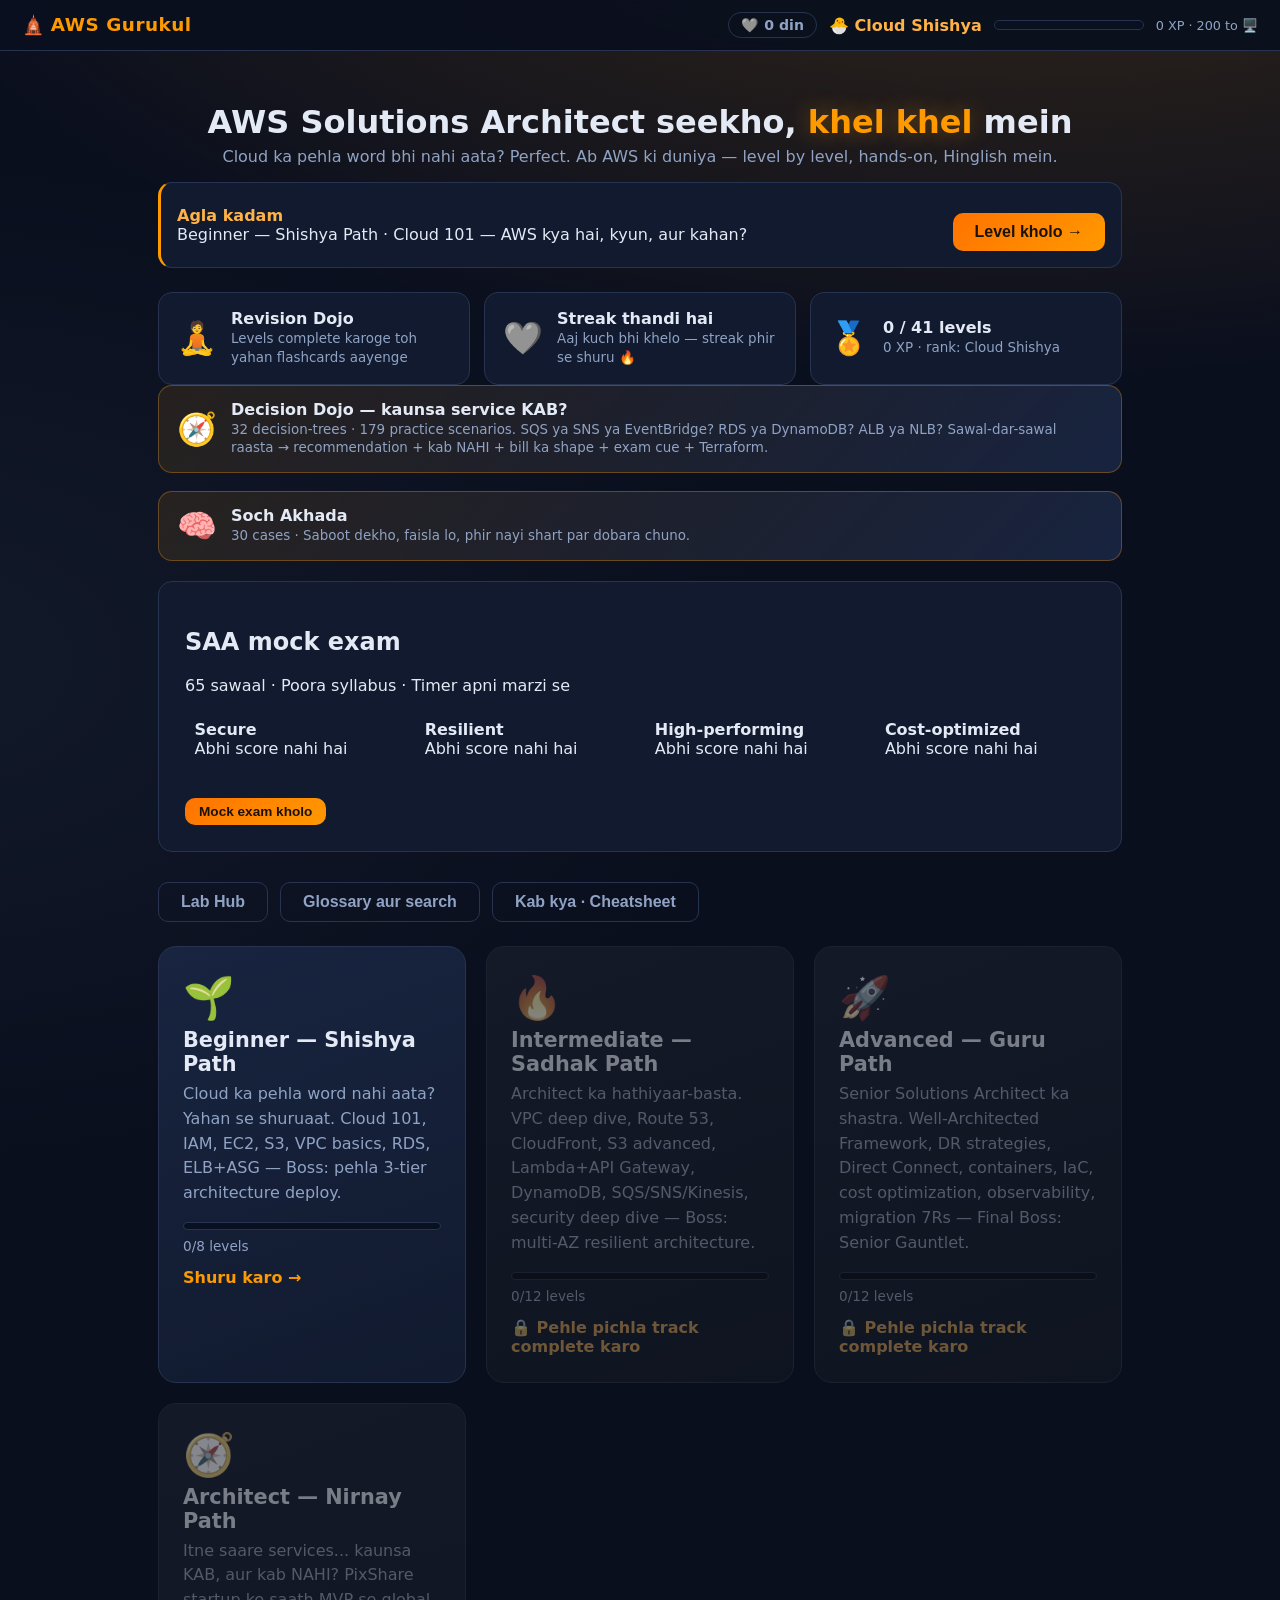
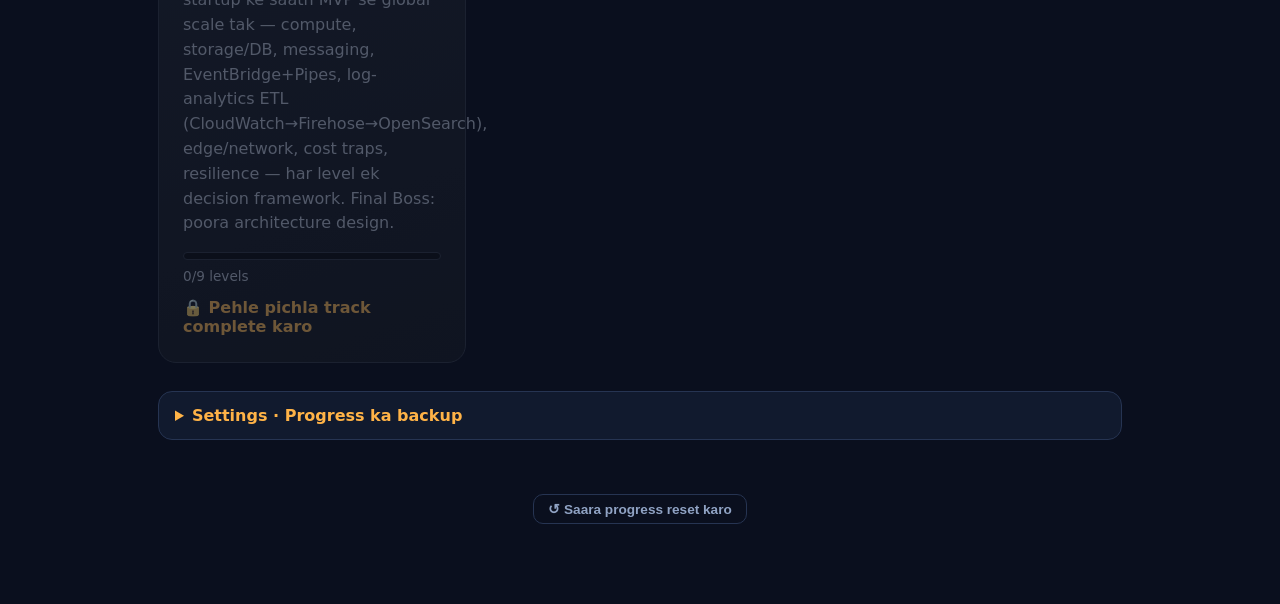
<file: index.html>
<!DOCTYPE html>
<html lang="en">
<head>
  <meta charset="utf-8">
  <meta name="viewport" content="width=device-width, initial-scale=1">
  <title>AWS Gurukul — AWS Solutions Architect seekho, khel khel mein</title>
  <link rel="icon" href="data:image/svg+xml,<svg xmlns='http://www.w3.org/2000/svg' viewBox='0 0 100 100'><text y='80' font-size='80'>🛕</text></svg>">
  <link rel="stylesheet" href="style.css">
</head>
<body>
  <header id="topbar"></header>
  <main id="app"></main>
  <!-- Engine (load order CRITICAL — games.js MUST come before awscli.js & app.js) -->
  <script src="core.js"></script>
  <script src="data-core.js"></script>
  <script src="visuals.js"></script>
  <script src="games.js"></script>
  <script src="awscli.js"></script>
  <script src="security-cli.js"></script>
  <script src="capacity-cli.js"></script>
  <script src="audit-cli.js"></script>
  <script src="orgs-cli.js"></script>
  <script src="dr-cli.js"></script>
  <script src="hybrid-cli.js"></script>
  <script src="containers-cli.js"></script>
  <script src="iac-cli.js"></script>
  <script src="cost-cli.js"></script>
  <script src="observability-cli.js"></script>
  <script src="migration-cli.js"></script>
  <script src="analytics-cli.js"></script>
  <script src="appai-cli.js"></script>
  <script src="finalboss-cli.js"></script>
  <script src="datastore-cli.js"></script>
  <script src="messaging-cli.js"></script>
  <script src="eventbridge-cli.js"></script>
  <script src="logsetl-cli.js"></script>
  <script src="edge-cli.js"></script>
  <script src="costdec-cli.js"></script>
  <script src="resilience-cli.js"></script>
  <script src="archboss-cli.js"></script>
  <script src="labs.js"></script>
  <script src="drill.js"></script>
  <script src="oncall.js"></script>
  <script src="chaos.js"></script>
  <script src="decisions.js"></script>
  <script src="navigation.js"></script>
  <script src="resume.js"></script>
  <script src="mockexam.js"></script>
  <script src="labs-index.js"></script>
  <script src="labhub.js"></script>
  <script src="search.js"></script>
  <script src="cheatsheet.js"></script>
  <script src="parts.js"></script>
  <script src="soch.js"></script>
  <script src="data-soch.js"></script>
  <!-- Content (har track apni file mein — nayi cheez seekhi? bas data file mein level add karo) -->
  <script src="data-beg-1-cloud101.js"></script>
  <script src="data-beg-2-iam.js"></script>
  <script src="data-beg-3-ec2.js"></script>
  <script src="data-beg-4-s3.js"></script>
<script src="data-beg-5-vpcbasics.js"></script>
<script src="data-beg-6-rds.js"></script>
<script src="data-beg-7-elbasg.js"></script>
  <script src="data-beg-8-boss1.js"></script>
  <script src="data-int-1-vpcdeep.js"></script>
  <script src="data-int-2-route53.js"></script>
  <script src="data-int-3-cloudfront.js"></script>
  <script src="data-int-4-s3adv.js"></script>
  <script src="data-int-5-efs.js"></script>
  <script src="data-int-6-lambda.js"></script>
  <script src="data-int-7-dynamodb.js"></script>
  <script src="data-int-8-caching.js"></script>
  <script src="data-int-9-sqssns.js"></script>
  <script src="data-int-10-events.js"></script>
  <script src="data-int-11-security.js"></script>
  <script src="data-int-12-boss2.js"></script>
  <script src="data-adv-1-wellarch.js"></script>
  <script src="data-adv-2-orgs.js"></script>
  <script src="data-adv-3-dr.js"></script>
  <script src="data-adv-4-advnet.js"></script>
  <script src="data-adv-5-containers.js"></script>
  <script src="data-adv-6-iac.js"></script>
  <script src="data-adv-7-cost.js"></script>
  <script src="data-adv-8-observability.js"></script>
  <script src="data-adv-9-migration.js"></script>
  <script src="data-adv-10-analytics.js"></script>
  <script src="data-adv-11-appai.js"></script>
  <script src="data-adv-12-finalboss.js"></script>
  <script src="data-arch-1-compute.js"></script>
  <script src="data-arch-2-datastore.js"></script>
  <script src="data-arch-3-messaging.js"></script>
  <script src="data-arch-4-eventbridge.js"></script>
  <script src="data-arch-5-logsetl.js"></script>
  <script src="data-arch-6-edge.js"></script>
  <script src="data-arch-7-costdec.js"></script>
  <script src="data-arch-8-resilience.js"></script>
  <script src="data-arch-9-archboss.js"></script>
  <!-- 🧭 Decision Dojo trees -->
  <script src="data-decisions-compute.js"></script>
  <script src="data-decisions-data.js"></script>
  <script src="data-decisions-network.js"></script>
  <script src="data-decisions-integration.js"></script>
  <script src="data-decisions-security.js"></script>
  <script src="data-decisions-ops.js"></script>
  <!-- Practice labs (drill / oncall / chaos) — level files ke BAAD, kyunki AG.addLab level dhoondhta hai -->
  <script src="data-drill-boss2.js"></script>
  <script src="data-drill-boss1.js"></script>
  <script src="data-drill-finalboss.js"></script>
  <script src="data-drill-archboss.js"></script>
  <script src="data-drill-iam.js"></script>
  <script src="data-drill-s3.js"></script>
  <script src="data-drill-vpcbasics.js"></script>
  <script src="data-drill-lambda.js"></script>
  <script src="data-drill-dynamodb.js"></script>
  <script src="data-drill-sqssns.js"></script>
  <script src="data-drill-dr.js"></script>
  <script src="data-drill-cost.js"></script>
  <script src="data-drill-observability.js"></script>
  <script src="data-drill-resilience.js"></script>
  <script src="data-oncall-boss2.js"></script>
  <script src="data-oncall-boss1.js"></script>
  <script src="data-oncall-finalboss.js"></script>
  <script src="data-oncall-archboss.js"></script>
  <script src="data-oncall-iam.js"></script>
  <script src="data-oncall-s3.js"></script>
  <script src="data-oncall-vpcbasics.js"></script>
  <script src="data-oncall-lambda.js"></script>
  <script src="data-oncall-dynamodb.js"></script>
  <script src="data-oncall-sqssns.js"></script>
  <script src="data-oncall-observability.js"></script>
  <script src="data-oncall-resilience.js"></script>
  <script src="data-oncall-cost.js"></script>
  <script src="data-oncall-dr.js"></script>
  <script src="data-chaos-elbasg.js"></script>
  <script src="data-chaos-route53.js"></script>
  <script src="data-chaos-sqssns.js"></script>
  <script src="data-chaos-iam.js"></script>
  <script src="data-chaos-lambda.js"></script>
  <script src="data-chaos-observability.js"></script>
  <script src="data-chaos-s3.js"></script>
  <script src="data-chaos-dynamodb.js"></script>
  <script src="data-chaos-rds.js"></script>
  <script src="data-chaos-vpcbasics.js"></script>
  <script src="data-chaos-cloudfront.js"></script>
  <script src="data-chaos-events.js"></script>
  <script src="data-chaos-dr.js"></script>
  <script src="data-chaos-cost.js"></script>
  <!-- Screens (last — boot happens here) -->
  <script src="app.js"></script>
</body>
</html>
</file>
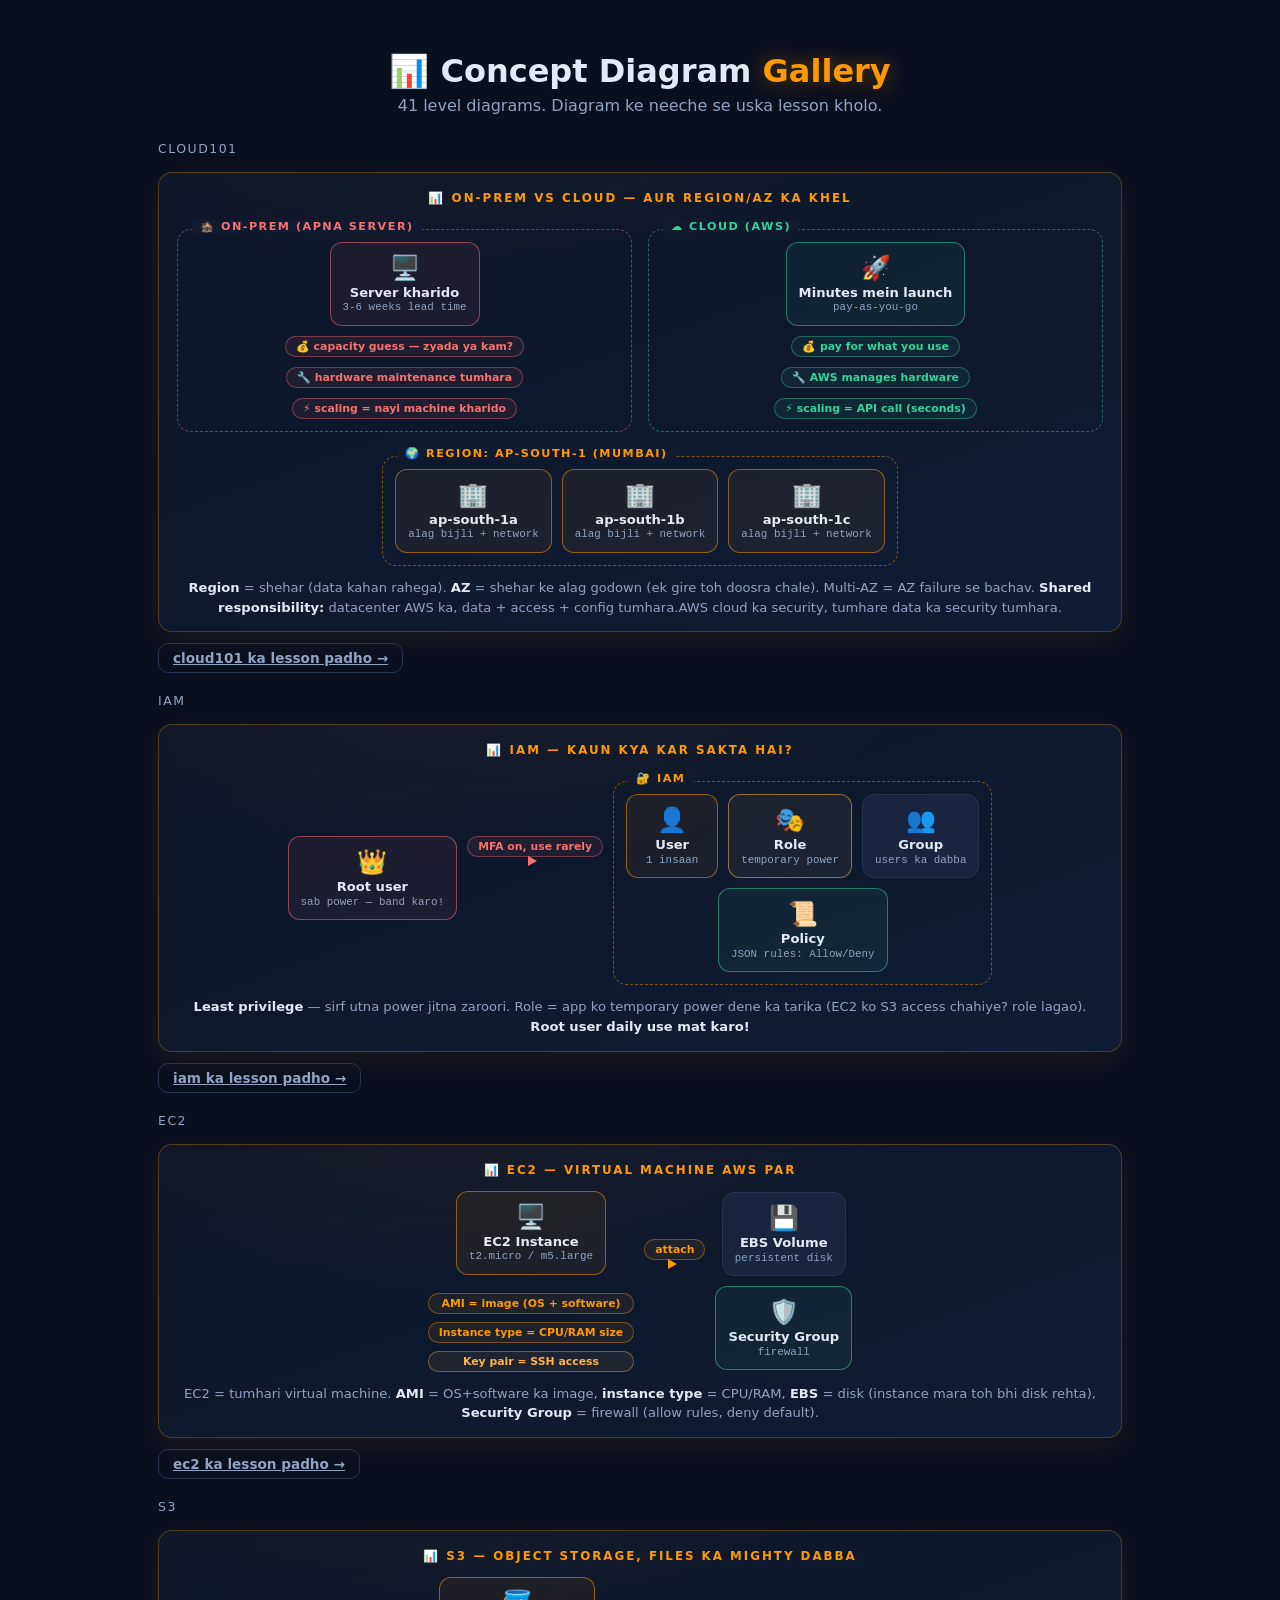
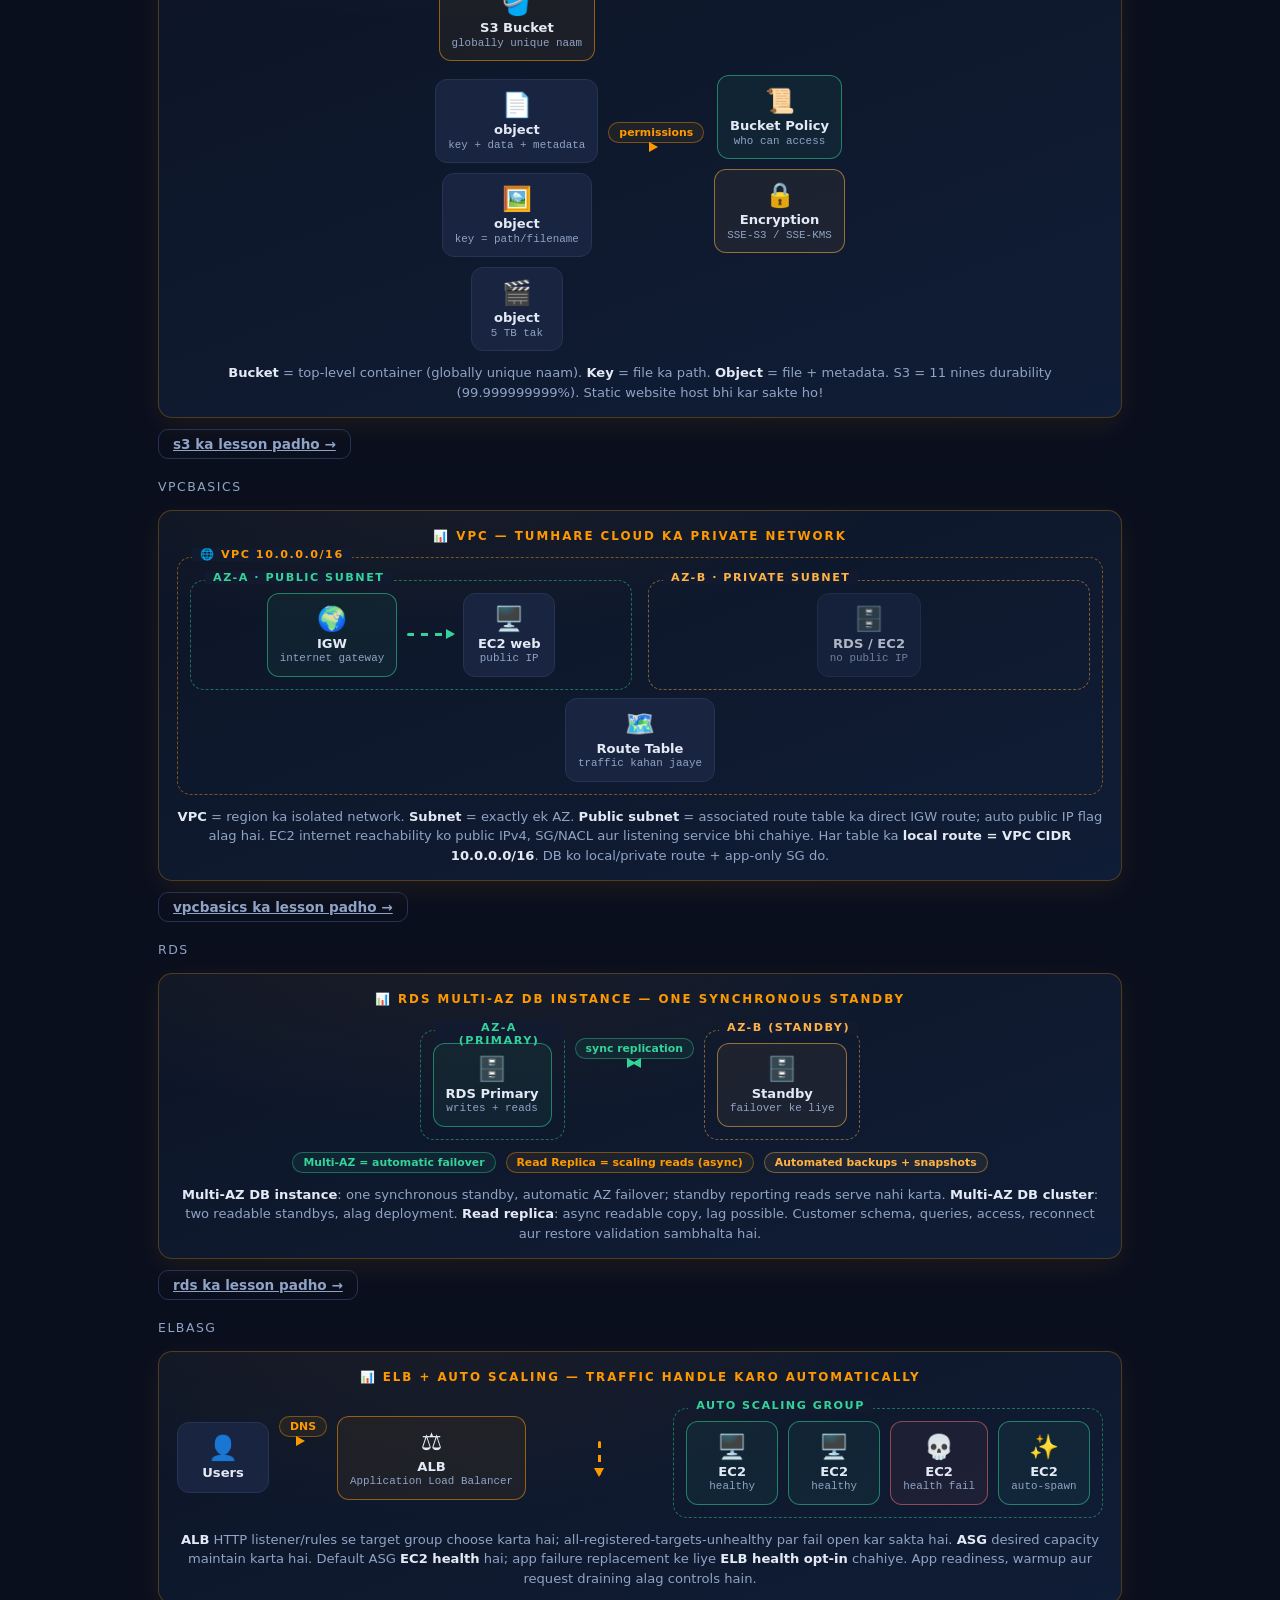
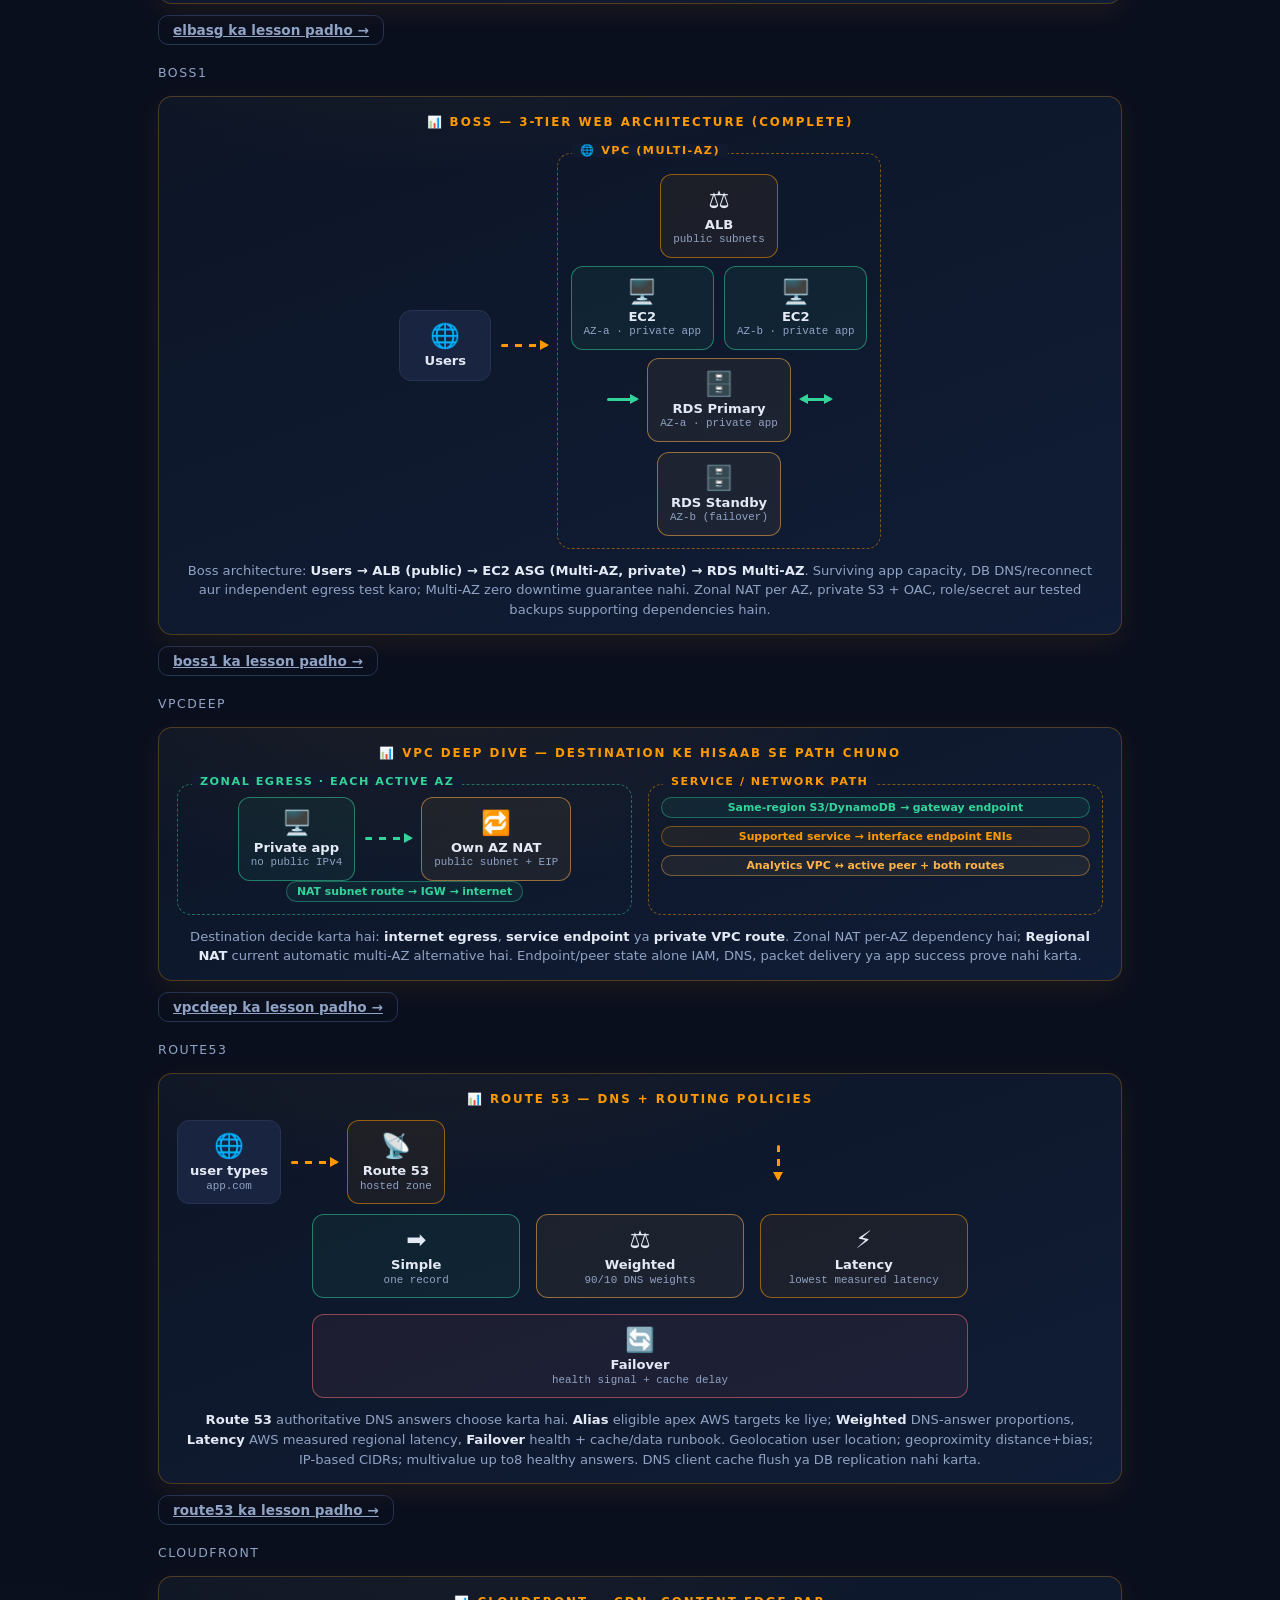
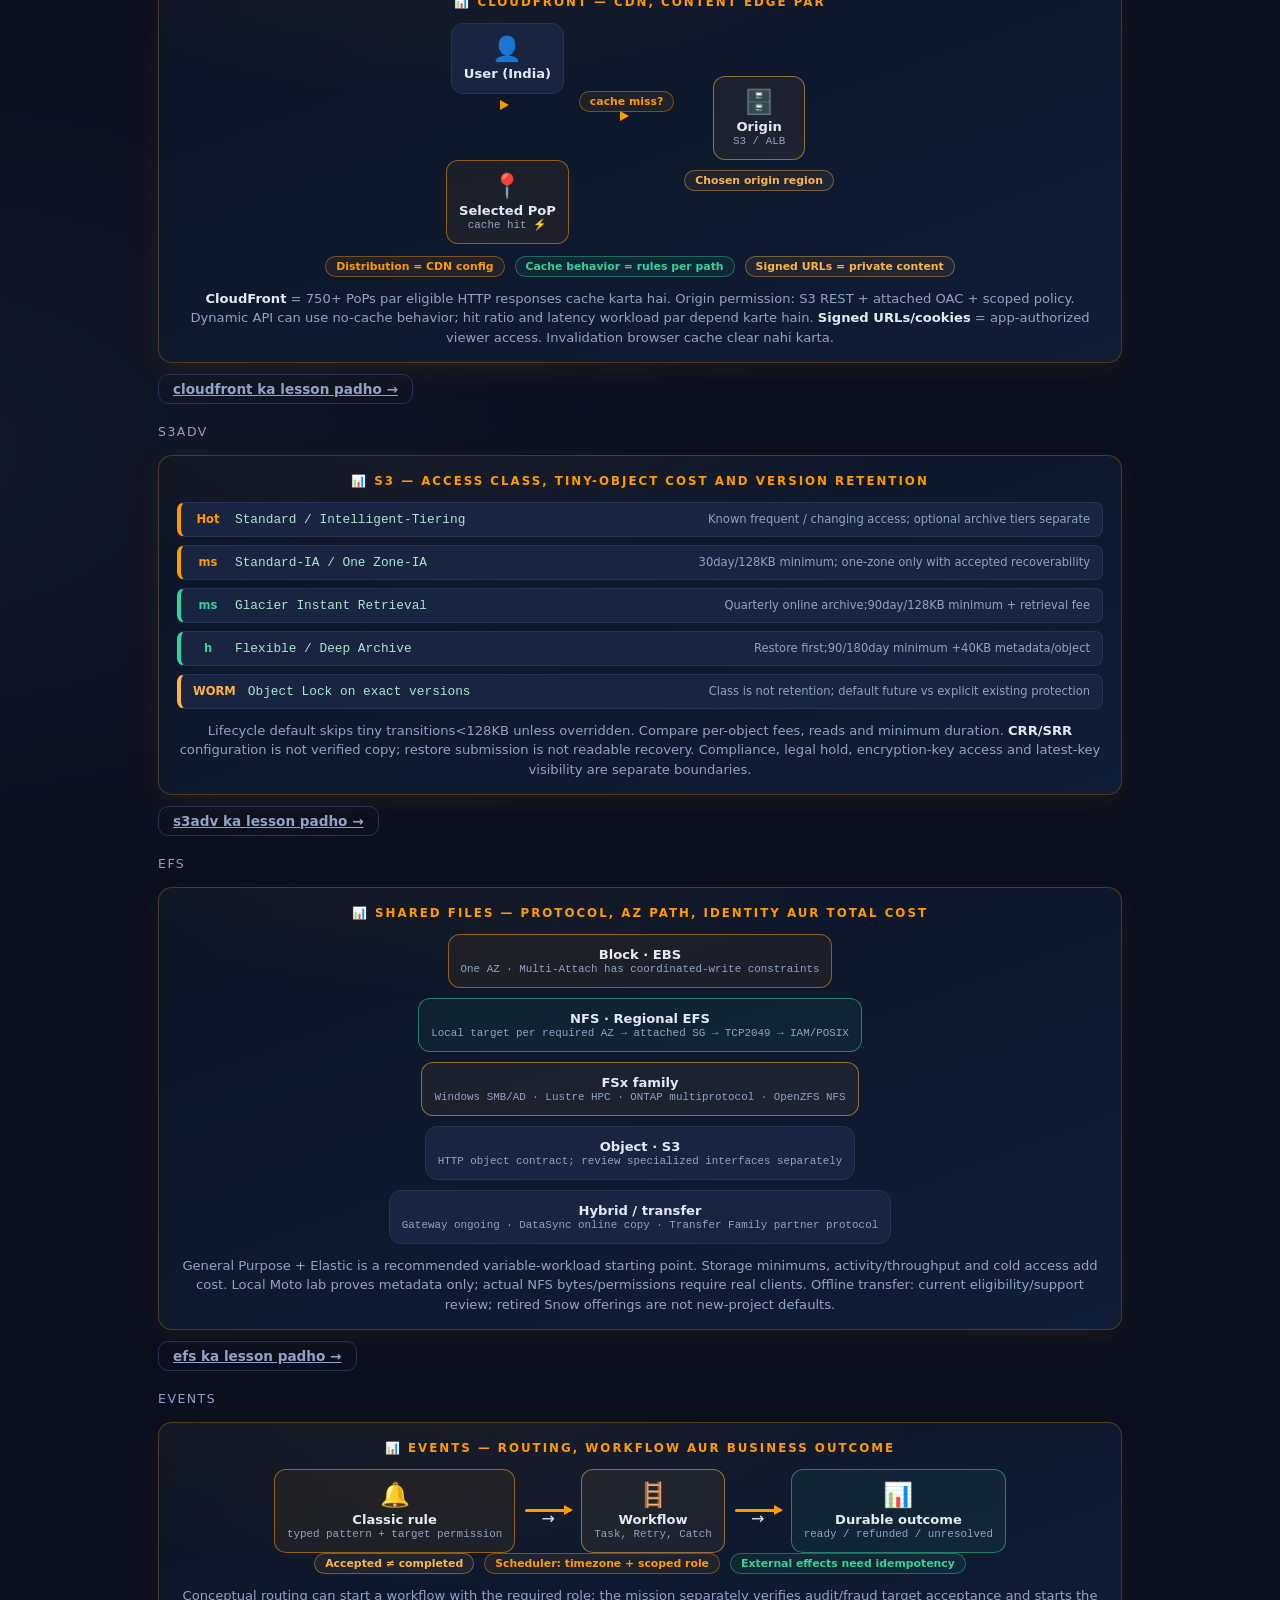
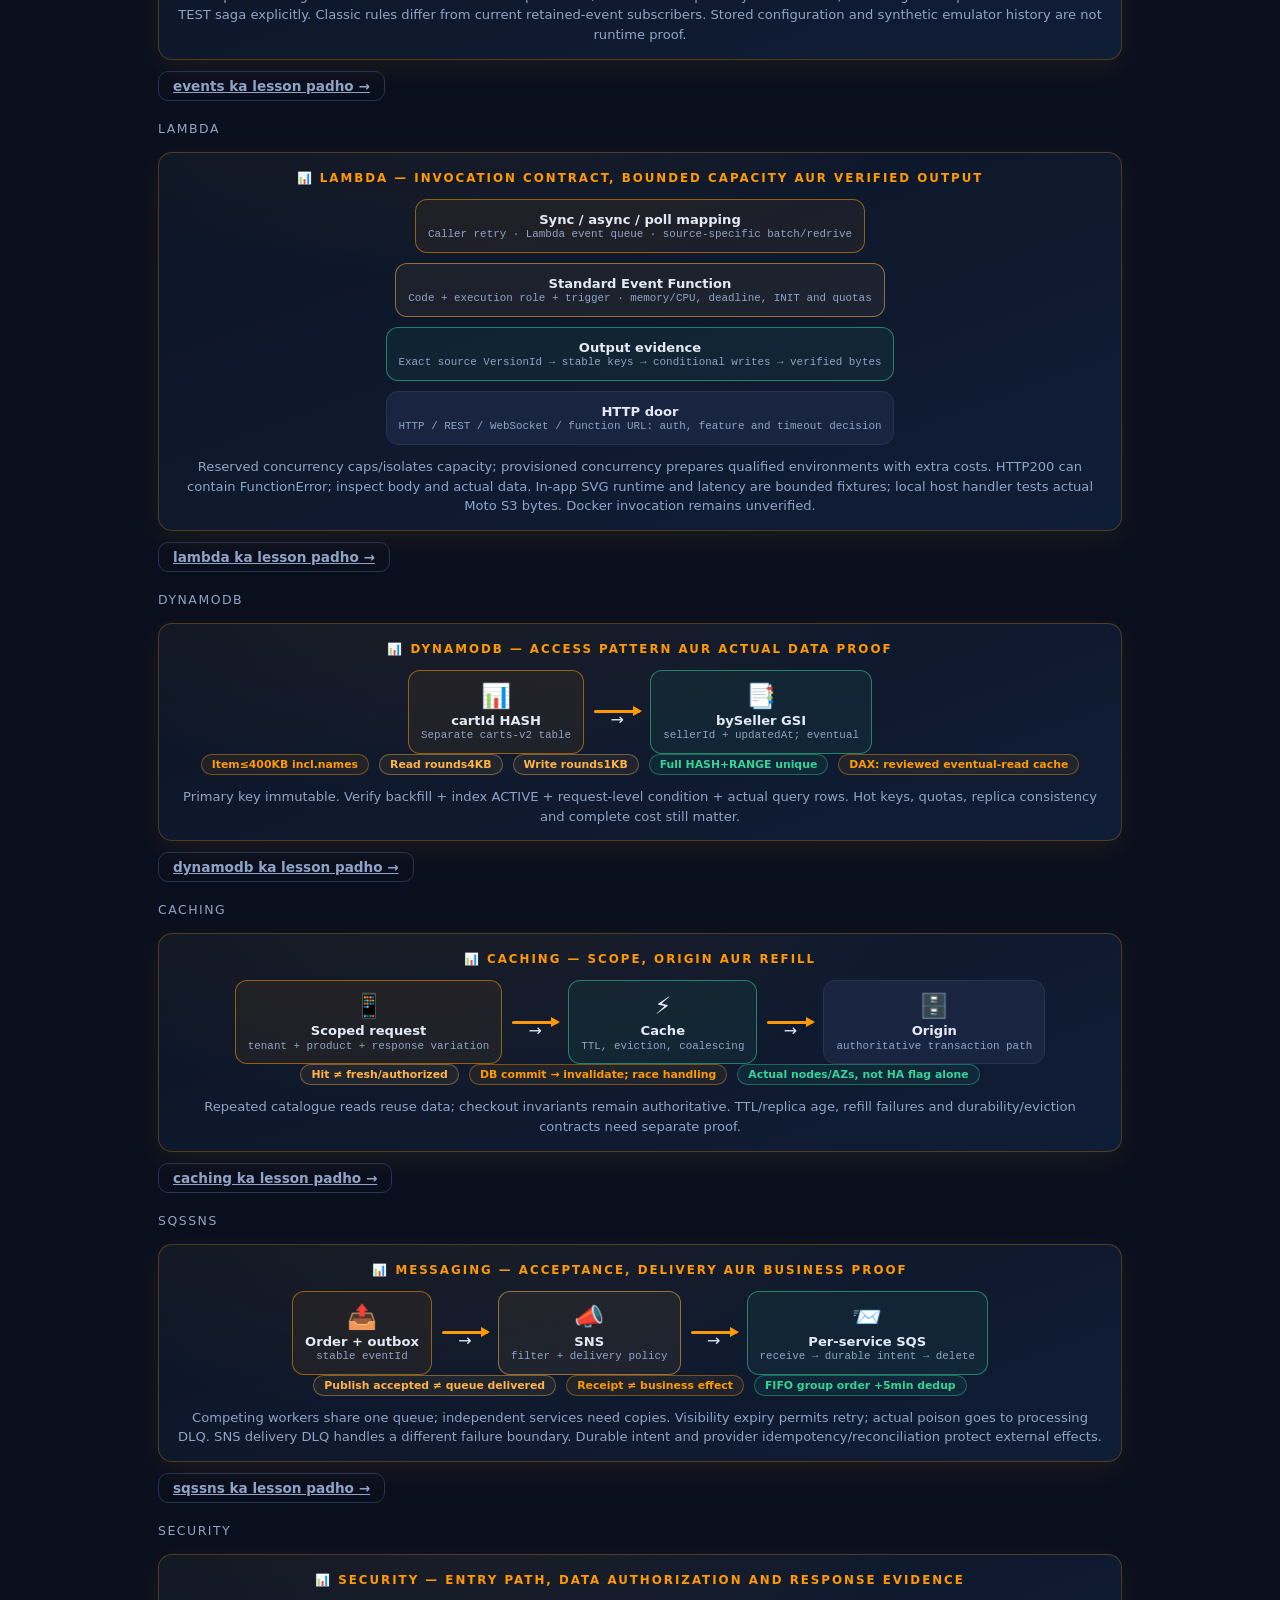
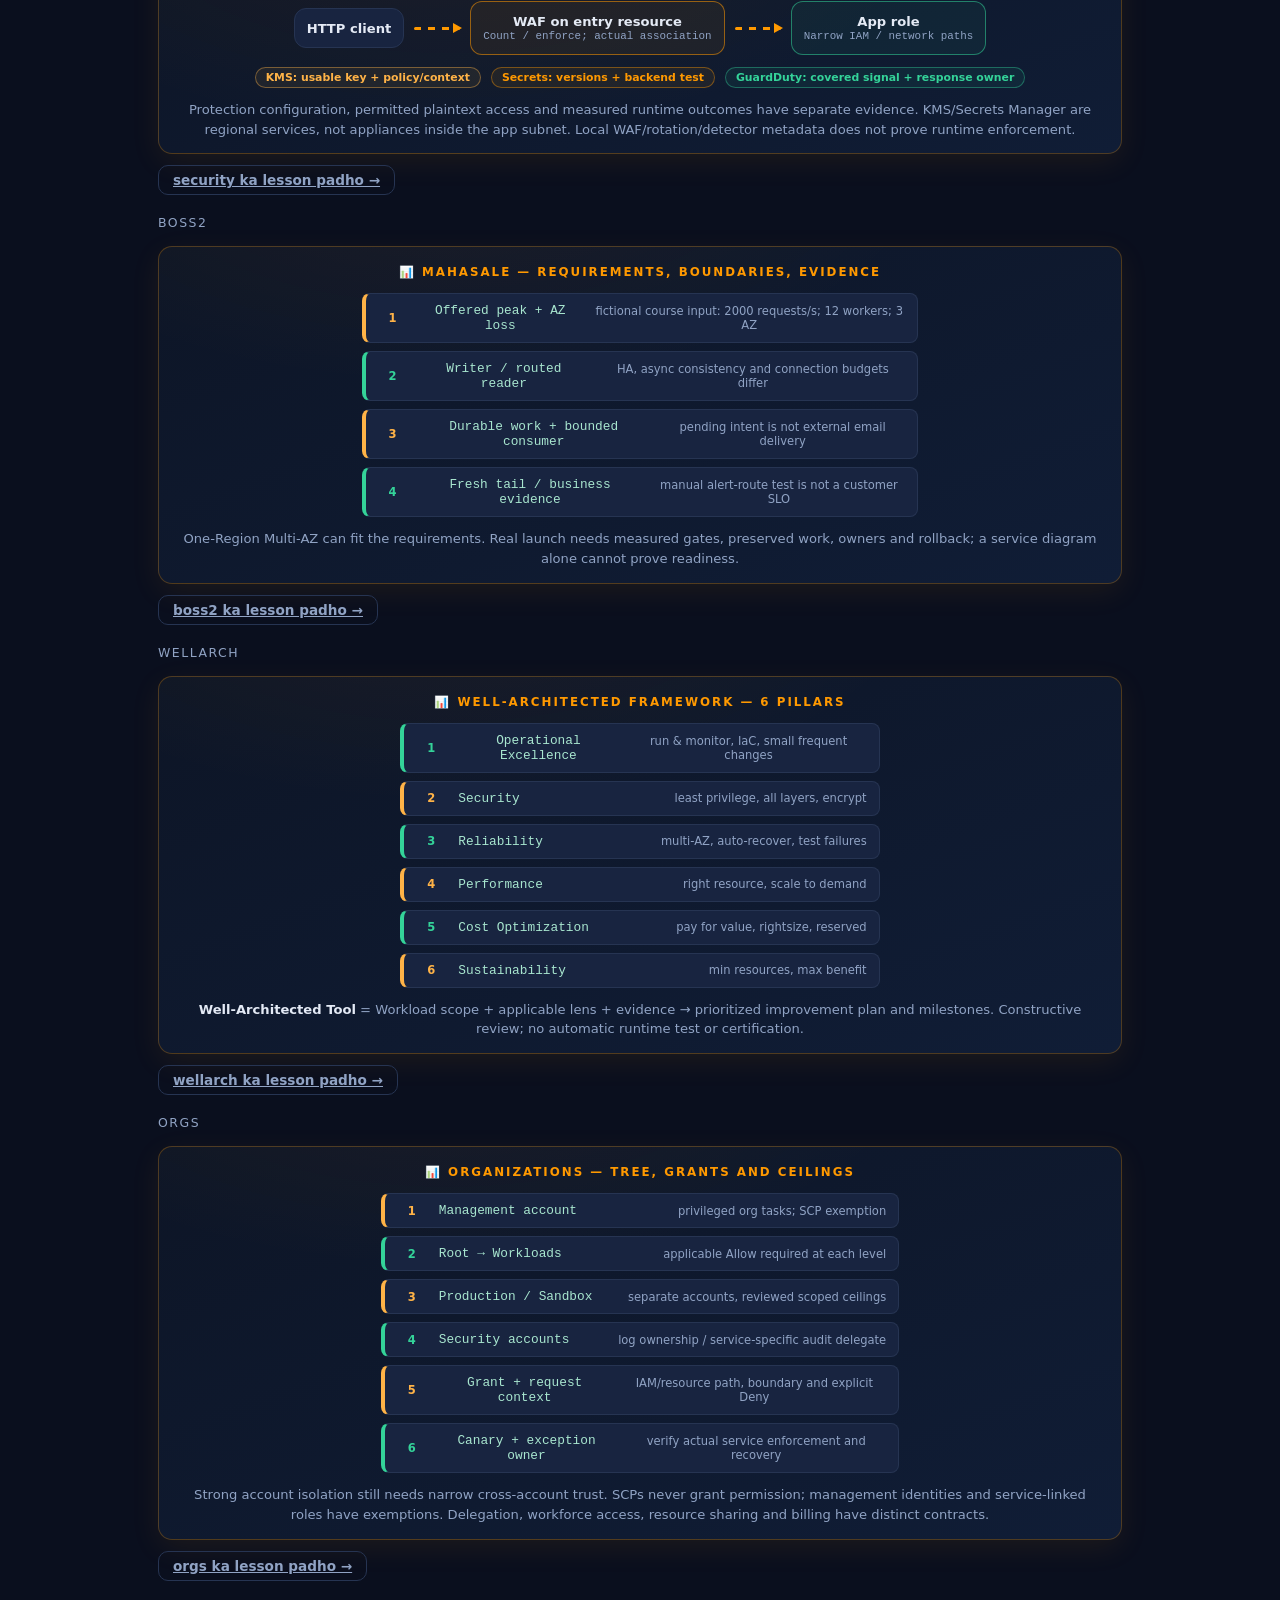
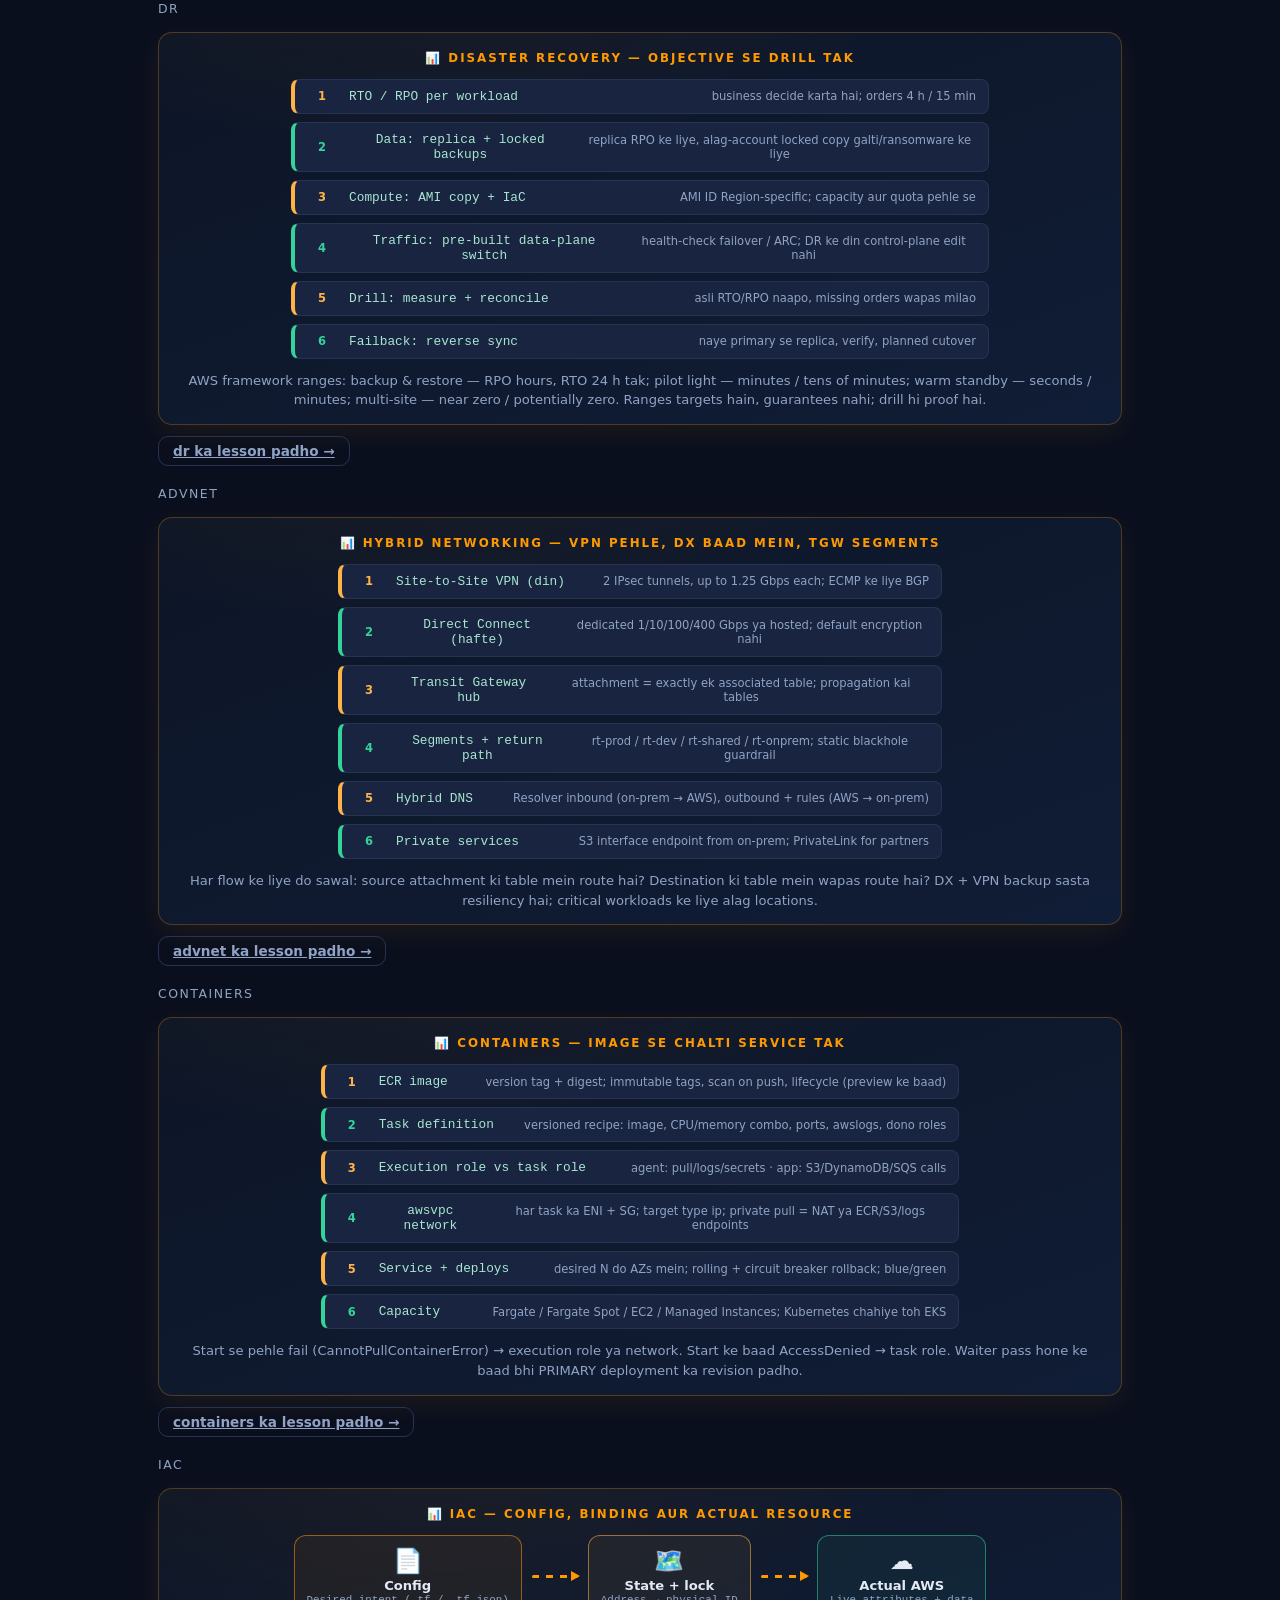
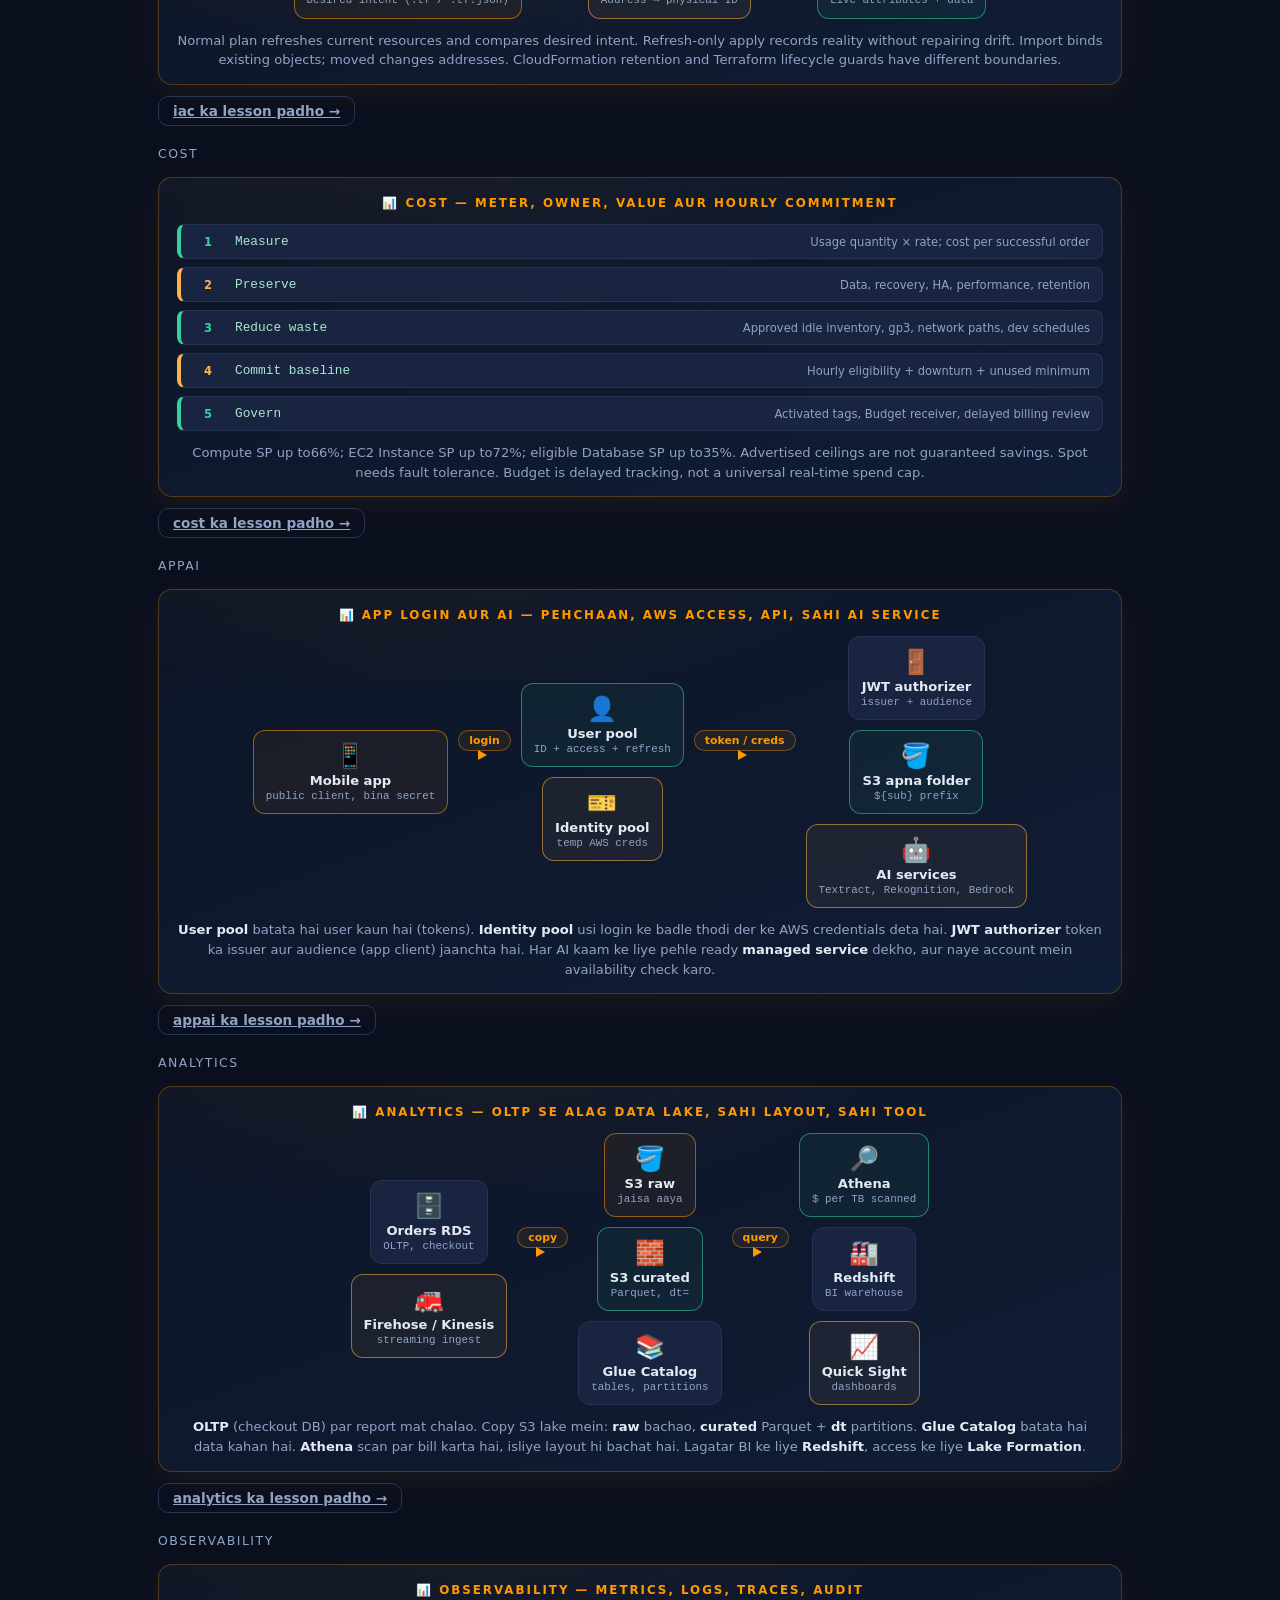
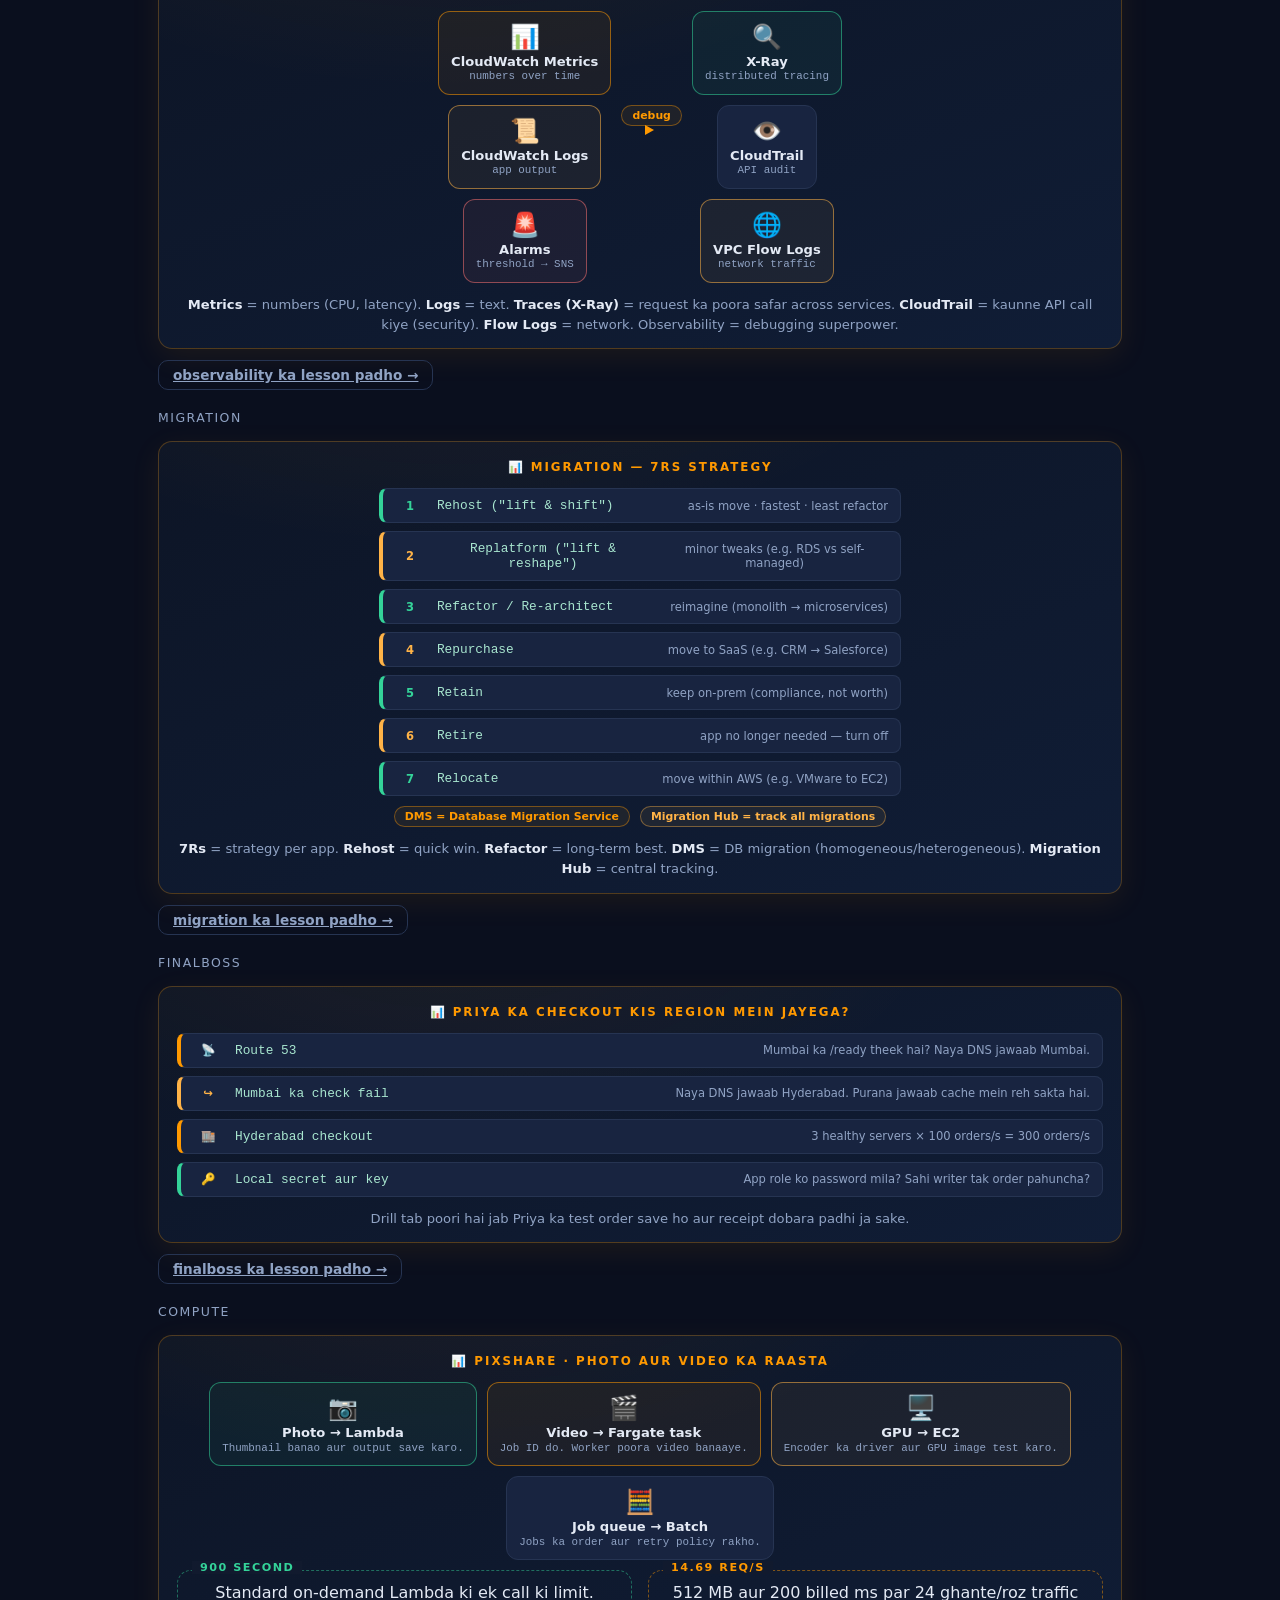
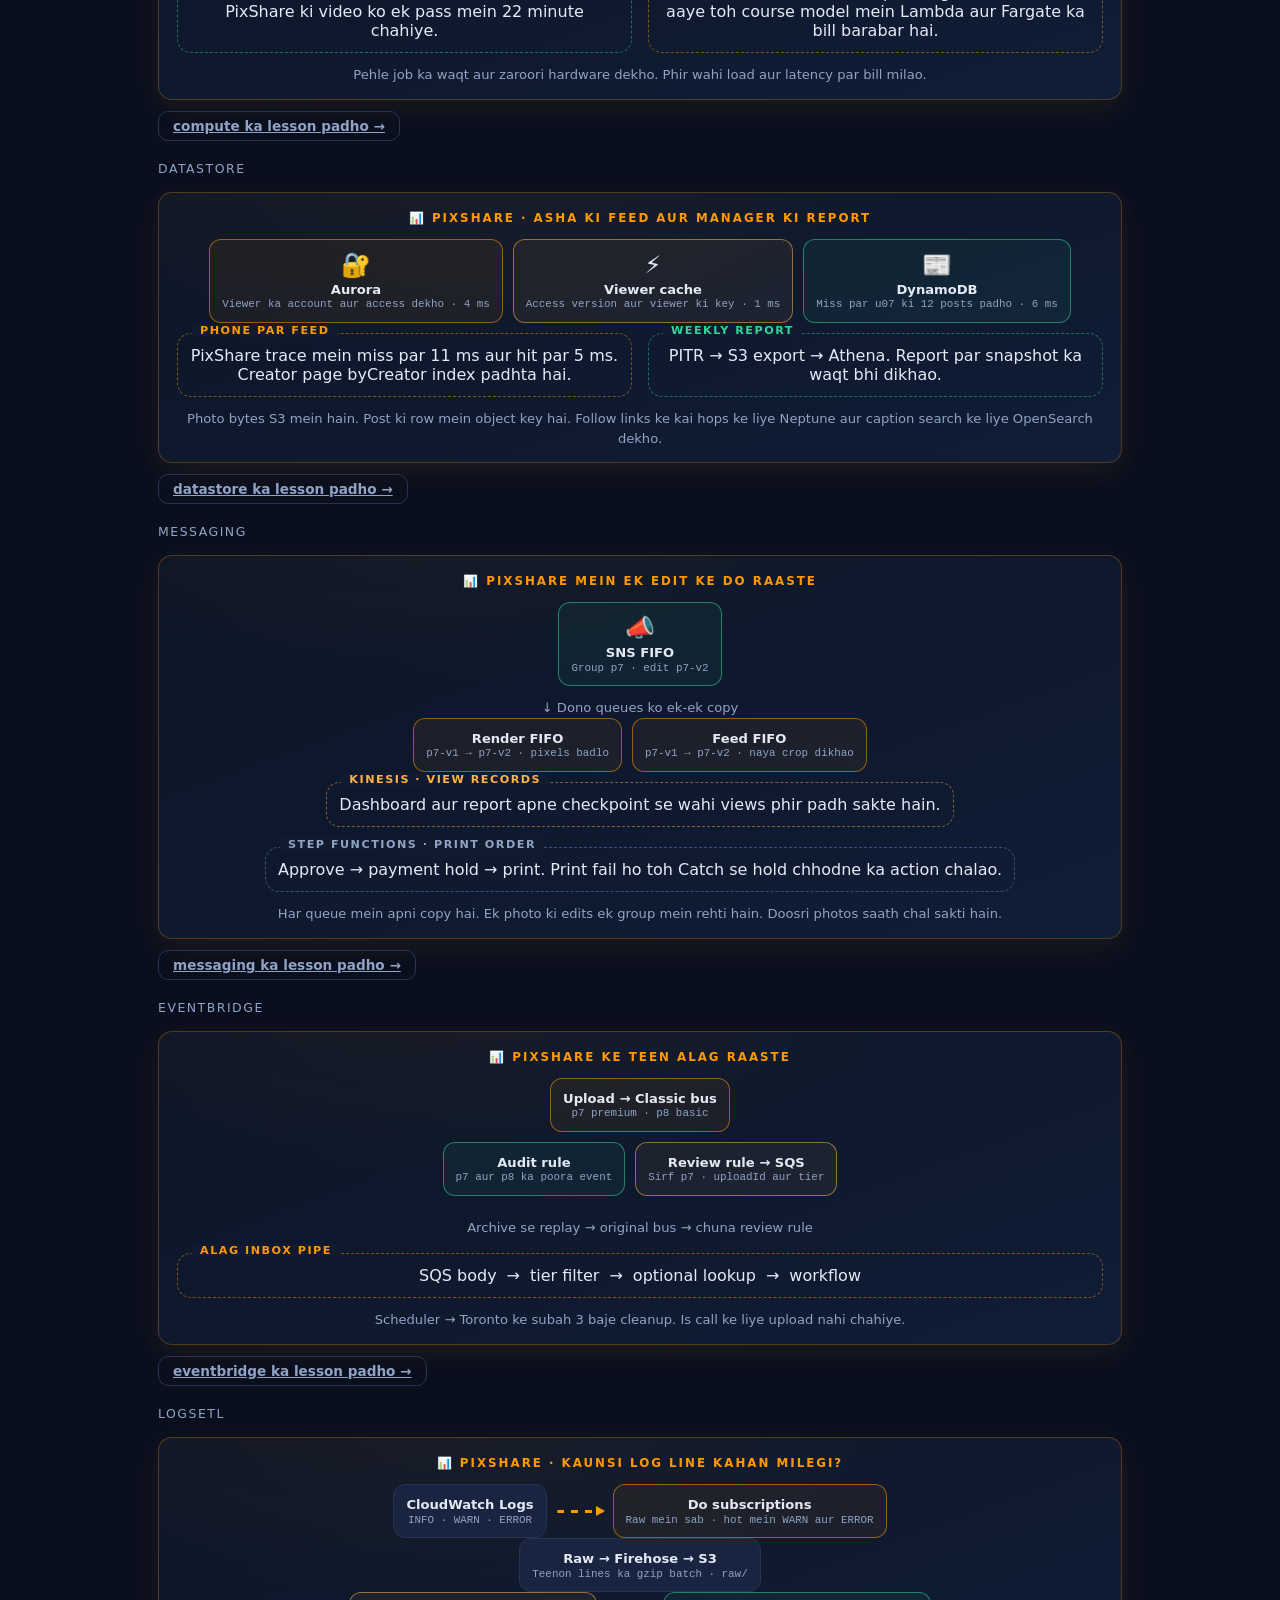
<file: gallery.html>
<!DOCTYPE html>
<html lang="en">
<head>
  <meta charset="utf-8">
  <meta name="viewport" content="width=device-width, initial-scale=1">
  <title>AWS Gurukul — Diagram Gallery</title>
  <link rel="icon" href="data:image/svg+xml,<svg xmlns='http://www.w3.org/2000/svg' viewBox='0 0 100 100'><text y='80' font-size='80'>📊</text></svg>">
  <link rel="stylesheet" href="style.css">
</head>
<body>
  <main id="app" style="max-width:1000px;margin:0 auto;padding:24px 18px 80px">
    <section class="hero">
      <h1>📊 Concept Diagram <span class="glow">Gallery</span></h1>
      <p><span id="total"></span> level diagrams. Diagram ke neeche se uska lesson kholo.</p>
    </section>
    <div id="g"></div>
  </main>
  <script src="visuals.js"></script>
  <script>
    const g = document.getElementById('g');
    document.getElementById('total').textContent = Object.keys(VISUALS).length;
    for (const id in VISUALS) {
      const v = VISUALS[id];
      const sec = document.createElement('section');
      sec.innerHTML =
        '<div class="crumb" style="margin-top:26px">' + id + '</div>' +
        '<div class="diagram hero"><div class="dg-title">📊 ' + v.t + '</div>' + v.html + '</div>';
      const lesson = document.createElement('a');
      lesson.href = 'index.html#study/' + encodeURIComponent(id);
      lesson.textContent = id + ' ka lesson padho →';
      lesson.className = 'btn ghost small';
      sec.appendChild(lesson);
      g.appendChild(sec);
    }
  </script>
</body>
</html>
</file>
<file: style.css>
/* ============ AWS Gurukul — theme (AWS orange #ff9900 + Squid Game navy #232f3e) ============ */
:root {
  --bg: #0a0f1e;
  --panel: #111a2e;
  --panel2: #182440;
  --border: #263452;
  --text: #e4eaf5;
  --muted: #90a3c4;
  --accent: #ff9900;       /* AWS orange */
  --accent2: #ff7300;
  --aws-navy: #232f3e;     /* AWS Squid Game navy */
  --good: #34d399;
  --bad: #f87171;
  --gold: #ffb347;
  --radius: 14px;
}

* { box-sizing: border-box; }
html, body { margin: 0; padding: 0; }
body {
  background:
    radial-gradient(1200px 600px at 80% -10%, #ff990033, transparent),
    radial-gradient(900px 500px at -10% 30%, #232f3e55, transparent),
    var(--bg);
  color: var(--text);
  font-family: 'Segoe UI', system-ui, -apple-system, sans-serif;
  min-height: 100vh;
}

code, pre { font-family: 'Cascadia Code', 'Fira Code', Consolas, monospace; }
code { background: #0d1526; padding: 1px 6px; border-radius: 6px; color: var(--accent); font-size: .92em; }
pre {
  background: #091020;
  border: 1px solid var(--border);
  border-radius: 10px;
  padding: 12px 14px;
  overflow-x: auto;
  font-size: .85rem;
  line-height: 1.5;
  color: #a8e6cf;
}

/* ---------- topbar ---------- */
#topbar {
  position: sticky; top: 0; z-index: 10;
  display: flex; align-items: center; justify-content: space-between;
  gap: 16px; flex-wrap: wrap;
  padding: 12px 22px;
  background: #0a0f1eee;
  backdrop-filter: blur(8px);
  border-bottom: 1px solid var(--border);
}
.brand { font-size: 1.15rem; cursor: pointer; user-select: none; }
.brand b { letter-spacing: .5px; color: var(--accent); }
.rankbox { display: flex; align-items: center; gap: 12px; flex-wrap: wrap; }
.rank { font-weight: 600; color: var(--gold); white-space: nowrap; }
.xpbar {
  width: 150px; height: 10px; border-radius: 6px;
  background: #091020; border: 1px solid var(--border); overflow: hidden;
}
.xpfill {
  height: 100%; border-radius: 6px;
  background: linear-gradient(90deg, var(--accent), var(--good));
  transition: width .5s ease;
}
.xptext { font-size: .8rem; color: var(--muted); white-space: nowrap; }
.streakbox {
  font-weight: 700; color: var(--gold); white-space: nowrap;
  background: #ffb34712; border: 1px solid #ffb34744;
  border-radius: 20px; padding: 4px 12px; font-size: .88rem;
}
.streakbox.cold { color: var(--muted); background: transparent; border-color: var(--border); }

.xp-float {
  position: absolute; right: 30px; top: 46px;
  color: var(--good); font-weight: 700; font-size: 1rem;
  animation: floatUp 1.2s ease forwards; pointer-events: none;
}
@keyframes floatUp { from { opacity: 1; transform: translateY(0); } to { opacity: 0; transform: translateY(-28px); } }

/* ---------- layout ---------- */
#app { max-width: 1000px; margin: 0 auto; padding: 24px 18px 80px; }

.hero { text-align: center; margin: 28px 0 8px; }
.hero h1 { font-size: 2rem; margin: 0 0 6px; }
.hero p { color: var(--muted); margin: 0; }
.glow { color: var(--accent); text-shadow: 0 0 22px #ff990066; }

/* ---------- home: dojo + streak strip ---------- */
.homestrip {
  display: grid; gap: 14px; margin-top: 24px;
  grid-template-columns: repeat(auto-fit, minmax(230px, 1fr));
}
.stripcard {
  background: var(--panel);
  border: 1px solid var(--border);
  border-radius: var(--radius);
  padding: 16px 18px;
  display: flex; align-items: center; gap: 14px;
}
.stripcard.clickable { cursor: pointer; transition: transform .15s, border-color .15s; }
.stripcard.clickable:hover { transform: translateY(-3px); border-color: var(--accent); }
.stripcard.due { border-color: #ffb34766; box-shadow: 0 0 20px #ffb34714; }
.strip-icon { font-size: 2rem; }
.strip-title { font-weight: 700; }
.strip-sub { color: var(--muted); font-size: .84rem; margin-top: 2px; line-height: 1.4; }

/* ---------- track selector ---------- */
.trackmap {
  display: grid; gap: 20px; margin-top: 24px;
  grid-template-columns: repeat(auto-fit, minmax(300px, 1fr));
}
.trackcard {
  background: linear-gradient(160deg, var(--panel2), var(--panel));
  border: 1px solid var(--border);
  border-radius: 18px;
  padding: 26px 24px;
  cursor: pointer;
  transition: transform .15s, border-color .15s, box-shadow .15s;
}
.trackcard:hover { transform: translateY(-4px); border-color: var(--accent); box-shadow: 0 12px 32px #ff990022; }
.trackcard.done { border-color: #34d39966; }
.trackcard.locked { opacity: .5; filter: grayscale(.5); cursor: not-allowed; }
.tk-icon { font-size: 2.6rem; }
.tk-name { font-size: 1.3rem; font-weight: 700; margin: 6px 0; }
.tk-blurb { color: var(--muted); line-height: 1.55; min-height: 66px; }
.tk-bar {
  height: 8px; border-radius: 6px; background: #091020;
  border: 1px solid var(--border); overflow: hidden; margin: 16px 0 8px;
}
.tk-fill { height: 100%; background: linear-gradient(90deg, var(--accent), var(--good)); transition: width .5s; }
.tk-prog { font-size: .85rem; color: var(--muted); }
.tk-go { margin-top: 14px; color: var(--accent); font-weight: 700; }

/* ---------- track header ---------- */
.track-head { display: flex; align-items: center; gap: 16px; margin-top: 22px; flex-wrap: wrap; }
.track-title { margin: 0; }

/* ---------- level map ---------- */
.levelmap {
  display: grid; gap: 16px; margin-top: 28px;
  grid-template-columns: repeat(auto-fill, minmax(280px, 1fr));
}
.levelcard {
  background: var(--panel);
  border: 1px solid var(--border);
  border-radius: var(--radius);
  padding: 18px;
  cursor: pointer;
  transition: transform .15s, border-color .15s, box-shadow .15s;
  position: relative;
}
.levelcard:hover:not(.locked) { transform: translateY(-3px); border-color: var(--accent); box-shadow: 0 8px 24px #ff990022; }
.levelcard.locked { opacity: .45; cursor: not-allowed; filter: grayscale(.6); }
.levelcard.done { border-color: #34d39966; }
.lv-num { font-size: .72rem; letter-spacing: 2px; color: var(--muted); }
.lv-icon { font-size: 2rem; margin: 6px 0; }
.lv-title { font-weight: 600; margin-bottom: 8px; line-height: 1.35; }
.lv-stars { color: var(--gold); font-size: .95rem; }
.lv-badge {
  margin-top: 8px; font-size: .78rem; color: var(--good);
  background: #34d39915; border: 1px solid #34d39940;
  display: inline-block; padding: 2px 10px; border-radius: 20px;
}

.certbtn-wrap { text-align: center; margin-top: 26px; }
.home-foot { text-align: center; margin-top: 40px; }

/* ---------- panels ---------- */
.panel {
  background: var(--panel);
  border: 1px solid var(--border);
  border-radius: var(--radius);
  padding: 26px;
  margin-top: 20px;
}
.crumb { font-size: .78rem; letter-spacing: 1.5px; text-transform: uppercase; color: var(--muted); margin-bottom: 8px; }
.level-h, .stage-h { margin: 0 0 14px; }
.instructions { color: var(--muted); line-height: 1.5; }

.lesson-card {
  background: var(--panel2);
  border: 1px solid var(--border);
  border-radius: 12px;
  padding: 16px 20px;
  margin: 14px 0;
  line-height: 1.6;
  overflow-x: auto;
}
.lesson-card h3 { margin-top: 4px; color: var(--accent); }
.lesson-card .tbl-wrap { overflow-x: auto; }
.lesson-card table { border-collapse: collapse; width: 100%; margin: 10px 0; font-size: .9rem; }
.lesson-card th, .lesson-card td { border: 1px solid var(--border); padding: 7px 10px; text-align: left; }
.lesson-card th { background: #0d1526; color: var(--accent); }
.replay-note { color: var(--gold); }
.bonus-note {
  color: var(--gold);
  background: #ffb34710; border: 1px solid #ffb34740;
  border-radius: 10px; padding: 8px 14px; display: inline-block;
}

/* real-incident callout inside lessons */
.war-story {
  background: #f8717108;
  border: 1px solid #f8717138;
  border-left: 4px solid var(--bad);
  border-radius: 10px;
  padding: 12px 16px;
  margin: 12px 0;
  line-height: 1.55;
  font-size: .93rem;
}
.war-story b:first-child, .war-story .ws-tag { color: var(--bad); }

/* ---------- objectives / success criteria ---------- */
.obj-box {
  background: #ff99000d;
  border: 1px solid #ff99004d;
  border-radius: 12px;
  padding: 14px 18px;
  margin: 14px 0;
}
.obj-box h4 { margin: 0 0 8px; color: var(--accent); letter-spacing: 1px; font-size: .82rem; text-transform: uppercase; }
.obj-box ul { margin: 0; padding-left: 22px; line-height: 1.7; }
.success-list { list-style: none; padding: 0; margin: 14px auto; max-width: 560px; text-align: left; }
.success-list li {
  padding: 8px 12px; margin: 6px 0; border-radius: 10px;
  background: #34d3990d; border: 1px solid #34d39938; line-height: 1.5;
}
.success-list li::before { content: '✅ '; }

/* ---------- bonus round ---------- */
.bonus-panel { border-color: #ffb34766; box-shadow: 0 0 0 1px #ffb34722, 0 8px 30px #ffb34710; }
.bonus-banner {
  display: inline-block;
  background: linear-gradient(135deg, #d97706, #ffb347);
  color: #1a1206; font-weight: 800; letter-spacing: 1.5px;
  padding: 6px 16px; border-radius: 20px; font-size: .82rem;
  margin-bottom: 10px;
  box-shadow: 0 4px 14px #ffb34733;
  animation: shimmer 2.4s ease-in-out infinite;
}
@keyframes shimmer { 0%,100% { filter: brightness(1); } 50% { filter: brightness(1.18); } }

/* ---------- interview round ---------- */
.iv-panel { border-color: #ff990055; box-shadow: 0 0 0 1px #ff990022, 0 8px 30px #ff990012; }
.iv-banner {
  display: inline-block;
  background: linear-gradient(135deg, #ff7300, #ff9900);
  color: #1a1206; font-weight: 800; letter-spacing: 1.5px;
  padding: 6px 16px; border-radius: 20px; font-size: .82rem;
  margin-bottom: 10px;
  box-shadow: 0 4px 14px #ff990044;
}
.iv-bubble {
  display: flex; gap: 12px; align-items: flex-start; margin: 14px 0;
}
.iv-avatar { font-size: 2.2rem; flex: 0 0 auto; }
.iv-q {
  background: var(--panel2);
  border: 1px solid #ff990044;
  border-radius: 4px 16px 16px 16px;
  padding: 12px 16px;
  line-height: 1.55;
  font-size: 1.02rem;
}
.iv-q b, .iv-q code { color: var(--accent); }

/* ---------- buttons ---------- */
.btn {
  background: linear-gradient(135deg, #ff7300, #ff9900);
  color: #1a1206; border: 0; border-radius: 10px;
  padding: 10px 22px; font-size: 1rem; font-weight: 700;
  cursor: pointer; transition: transform .12s, filter .12s;
  margin-top: 14px;
}
.btn:hover { transform: translateY(-2px); filter: brightness(1.15); }
.btn.big { padding: 13px 30px; font-size: 1.08rem; }
.btn.small { padding: 6px 14px; font-size: .85rem; }
.btn.ghost { background: transparent; border: 1px solid var(--border); color: var(--muted); }
.btn.ghost:hover { border-color: var(--accent); color: var(--text); }
.btn.gold { background: linear-gradient(135deg, #d97706, #ffb347); color: #1a1206; }
.btn.good { background: linear-gradient(135deg, #059669, #34d399); color: #fff; }
.btn.danger { background: linear-gradient(135deg, #b91c1c, #f87171); color: #fff; }
.btnrow { display: flex; gap: 12px; flex-wrap: wrap; margin-top: 10px; }
.btnrow.center { justify-content: center; }

/* ---------- arena common ---------- */
.arena { margin-top: 18px; }
.feedback {
  min-height: 28px; margin: 14px 0; padding: 10px 14px;
  border-radius: 10px; font-size: .95rem; line-height: 1.45;
}
.feedback:empty { padding: 0; }
.feedback.good { background: #34d39912; border: 1px solid #34d39950; color: #b9f3dd; }
.feedback.bad { background: #f8717112; border: 1px solid #f8717150; color: #ffd2d2; }

.shake { animation: shake .35s; }
@keyframes shake {
  0%,100% { transform: translateX(0); }
  20% { transform: translateX(-7px); } 40% { transform: translateX(7px); }
  60% { transform: translateX(-5px); } 80% { transform: translateX(5px); }
}
.pop { animation: pop .3s ease; }
@keyframes pop { from { transform: scale(.92); opacity: 0; } to { transform: scale(1); opacity: 1; } }
.flash-good { box-shadow: 0 0 0 2px var(--good) !important; }

/* ---------- chips & pool ---------- */
.pool { display: flex; flex-wrap: wrap; gap: 10px; margin-top: 10px; }
.pool-label { color: var(--muted); margin: 16px 0 0; }
.chip {
  min-width: 0;
  max-width: 100%;
  overflow-wrap: anywhere;
  background: var(--panel2);
  border: 1px solid #3c507e;
  border-radius: 10px;
  padding: 9px 16px;
  cursor: grab;
  font-family: 'Cascadia Code', Consolas, monospace;
  font-size: .92rem;
  user-select: none;
  transition: border-color .12s, transform .12s;
}
.chip:focus-visible, .blank:focus-visible { outline: 2px solid var(--accent); outline-offset: 3px; }
.chip:hover { border-color: var(--accent); transform: translateY(-2px); }
.chip.selected { border-color: var(--accent); box-shadow: 0 0 0 2px #ff990055; }
.chip.placed { cursor: default; border-color: #34d39960; background: #34d39912; transform: none; font-size: .8rem; padding: 5px 10px; }
.chip.wide { flex: 1 1 100%; cursor: pointer; line-height: 1.4; }

/* ---------- bins ---------- */
.bins-row { display: grid; gap: 12px; grid-template-columns: repeat(auto-fit, minmax(180px, 1fr)); }
.bin {
  background: #0d1526;
  border: 2px dashed var(--border);
  border-radius: 12px;
  min-height: 110px;
  padding: 10px;
  transition: border-color .15s, background .15s;
  cursor: pointer;
}
.bin.over { border-color: var(--accent); background: #ff99000d; }
.bin-label { font-weight: 600; font-size: .9rem; margin-bottom: 8px; }
.bin-items { display: flex; flex-wrap: wrap; gap: 6px; }

/* ---------- fill (Terraform / JSON / command completion) ---------- */
.fill-template {
  background: #091020;
  border: 1px solid var(--border);
  border-radius: 10px;
  padding: 16px 18px;
  font-family: 'Cascadia Code', 'Fira Code', Consolas, monospace;
  font-size: .9rem;
  line-height: 2.1;
  white-space: pre-wrap;
  color: #a8e6cf;
  overflow-x: auto;
}
.blank {
  display: inline-block;
  min-width: 56px;
  padding: 2px 12px;
  margin: 0 2px;
  text-align: center;
  color: var(--muted);
  background: #111a2e;
  border: 1px dashed var(--accent);
  border-radius: 6px;
  cursor: pointer;
  vertical-align: baseline;
  transition: background .12s, border-color .12s;
}
.blank:hover:not(.filled) { background: #ff990018; }
.blank.over { background: #ff99002e; border-style: solid; }
.blank.filled { color: var(--text); background: #34d39914; border: 1px solid #34d39966; cursor: default; }

/* ---------- order ---------- */
.slots { display: flex; flex-direction: column; gap: 8px; }
.slot {
  display: flex; gap: 12px; align-items: center;
  background: #0d1526;
  border: 2px dashed var(--border);
  border-radius: 10px;
  padding: 10px 14px;
  min-height: 46px;
  color: var(--muted);
  transition: border-color .15s;
}
.slot.active { border-color: var(--accent); color: var(--text); box-shadow: 0 0 14px #ff990022; }
.slot.over { background: #ff99000d; }
.slot.filled { border-style: solid; border-color: #34d39955; color: var(--text); }
.slot-num {
  flex: 0 0 28px; height: 28px; border-radius: 50%;
  background: var(--panel2); border: 1px solid var(--border);
  display: flex; align-items: center; justify-content: center;
  font-weight: 700; font-size: .85rem;
}
.slot.filled .slot-num { background: #34d39922; border-color: #34d39966; color: var(--good); }
.slot-text { line-height: 1.4; }
.slot-text small { display: block; color: var(--muted); margin-top: 3px; }

/* ---------- match ---------- */
.match-grid { display: grid; grid-template-columns: 1fr 1.6fr; gap: 12px; }
.match-col { display: flex; flex-direction: column; gap: 10px; }
.mcard {
  background: var(--panel2);
  border: 1px solid #3c507e;
  border-radius: 10px;
  padding: 12px 14px;
  cursor: pointer;
  line-height: 1.4;
  font-size: .93rem;
  transition: border-color .12s, transform .12s;
  user-select: none;
}
.mcard.left { font-weight: 700; display: flex; align-items: center; }
.mcard:hover:not(.done) { border-color: var(--accent); transform: translateY(-1px); }
.mcard.selected { border-color: var(--accent); box-shadow: 0 0 0 2px #ff990055; }
.mcard.done { border-color: #34d39960; background: #34d39910; cursor: default; opacity: .85; }
@media (max-width: 640px) { .match-grid { grid-template-columns: 1fr; } }

/* ---------- quiz ---------- */
.quiz-progress { font-size: .8rem; color: var(--muted); letter-spacing: 1px; margin-bottom: 10px; }
.context { white-space: pre-wrap; }
.question { font-size: 1.12rem; font-weight: 600; line-height: 1.5; margin: 14px 0; }
.choices { display: flex; flex-direction: column; gap: 10px; }
.choice {
  text-align: left;
  background: var(--panel2);
  border: 1px solid #3c507e;
  color: var(--text);
  border-radius: 10px;
  padding: 12px 16px;
  font-size: .97rem;
  cursor: pointer;
  line-height: 1.45;
  transition: border-color .12s, transform .12s;
}
.choice:hover:not(:disabled) { border-color: var(--accent); transform: translateX(4px); }
.choice.correct { border-color: var(--good); background: #34d39918; }
.choice.wrong { border-color: var(--bad); background: #f8717115; opacity: .7; }
.choice:disabled { cursor: default; }

/* ---------- hotspot (click-the-diagram) ---------- */
.hotspot-wrap .diagram { cursor: default; }
.hotspot-wrap .question { overflow-wrap: anywhere; }
.hs-target [data-hs] { cursor: pointer; transition: transform .12s, box-shadow .12s; }
.hs-target [data-hs]:hover { transform: translateY(-2px); box-shadow: 0 0 0 2px #ff990088; }
.hs-target [data-hs].hs-good { box-shadow: 0 0 0 3px var(--good) !important; }
.hs-target [data-hs].hs-bad { box-shadow: 0 0 0 3px var(--bad) !important; }

/* ---------- incident (3AM pager decision tree) ---------- */
.pager {
  background: #1a0f10;
  border: 1px solid #f8717150;
  border-radius: 12px;
  padding: 14px 18px;
  margin-bottom: 14px;
  font-family: 'Cascadia Code', Consolas, monospace;
  font-size: .88rem;
  line-height: 1.6;
  color: #ffd2d2;
  box-shadow: 0 0 24px #f8717115;
}
.pager .pager-head { color: var(--bad); font-weight: 800; letter-spacing: 1px; animation: blink 1.4s step-end infinite; }
@keyframes blink { 50% { opacity: .45; } }
.inc-sitrep {
  background: #091020; border: 1px solid var(--border); border-radius: 10px;
  padding: 12px 14px; margin: 12px 0; font-family: 'Cascadia Code', Consolas, monospace;
  font-size: .84rem; white-space: pre-wrap; color: #a8e6cf; overflow-x: auto;
}
.inc-node { margin-top: 10px; }
.inc-text { font-size: 1.05rem; font-weight: 600; line-height: 1.5; margin: 12px 0; }
.inc-log {
  color: var(--muted); font-size: .86rem; border-left: 3px solid var(--border);
  padding: 4px 12px; margin: 10px 0; line-height: 1.6;
}
.inc-log .ok { color: var(--good); }

/* ---------- terminal (aws cli simulator) ---------- */
.term-goal {
  overflow-wrap: anywhere;
  background: #ff99000d;
  border: 1px solid #ff99004d;
  border-radius: 12px;
  padding: 12px 16px;
  margin-bottom: 12px;
  line-height: 1.5;
}
.term-goal h4 { margin: 0 0 6px; color: var(--accent); font-size: .82rem; letter-spacing: 1px; text-transform: uppercase; }
.term-tasks { list-style: none; margin: 8px 0 0; padding: 0; font-size: .9rem; }
.term-tasks li { padding: 3px 0; color: var(--muted); }
.term-tasks li::before { content: '⬜ '; }
.term-tasks li.done { color: var(--good); }
.term-tasks li.done::before { content: '✅ '; }
.terminal {
  background: #05080f;
  border: 1px solid #263452;
  border-radius: 12px;
  overflow: hidden;
  box-shadow: 0 8px 30px #00000066;
}
.term-bar {
  display: flex; align-items: center; gap: 8px;
  background: #101828; padding: 8px 14px;
  border-bottom: 1px solid var(--border);
  font-size: .8rem; color: var(--muted);
}
.term-bar .dot { width: 11px; height: 11px; border-radius: 50%; }
.term-out {
  padding: 12px 14px;
  height: 320px;
  overflow-y: auto;
  font-family: 'Cascadia Code', 'Fira Code', Consolas, monospace;
  font-size: .84rem;
  line-height: 1.55;
  white-space: pre-wrap;
  word-break: break-word;
}
.term-out .t-cmd { color: #e4eaf5; font-weight: 600; }
.term-out .t-cmd::before { content: '$ '; color: var(--good); }
.term-out .t-ok { color: #a8e6cf; }
.term-out .t-err { color: #ffb0b0; }
.term-out .t-hint { color: var(--gold); }
.term-out .t-sys { color: var(--muted); font-style: italic; }
.term-in {
  display: flex; align-items: center; gap: 8px;
  border-top: 1px solid var(--border);
  padding: 8px 14px;
  background: #070c16;
}
.term-in .ps1 { color: var(--good); font-family: 'Cascadia Code', Consolas, monospace; font-weight: 700; }
.term-in input {
  flex: 1; background: transparent; border: 0; outline: 0;
  color: var(--text); font-family: 'Cascadia Code', 'Fira Code', Consolas, monospace;
  font-size: .9rem;
}
.term-btns { display: flex; gap: 8px; margin-top: 10px; flex-wrap: wrap; }

/* ---------- homework ---------- */
.homework {
  background: #34d3990a;
  border: 1px dashed #34d39955;
  border-radius: 12px;
  padding: 14px 18px;
  margin: 16px 0;
  line-height: 1.6;
}
.homework h4 { margin: 0 0 8px; color: var(--good); }
.homework pre { margin: 8px 0; }

/* ---------- Revision Dojo ---------- */
.dojo-head { text-align: center; margin: 10px 0 4px; }
.dojo-count { color: var(--muted); }
.flashcard {
  max-width: 620px; margin: 20px auto;
  perspective: 1000px; min-height: 240px;
}
.fc-inner {
  background: linear-gradient(160deg, var(--panel2), var(--panel));
  border: 1px solid #ff990044;
  border-radius: 18px;
  padding: 30px 26px;
  min-height: 240px;
  display: flex; flex-direction: column; justify-content: center; gap: 14px;
  text-align: center;
  box-shadow: 0 12px 40px #00000044;
}
.fc-tag { font-size: .72rem; letter-spacing: 2px; text-transform: uppercase; color: var(--muted); }
.fc-front { font-size: 1.15rem; font-weight: 600; line-height: 1.55; }
.fc-back {
  border-top: 1px dashed var(--border); padding-top: 14px;
  line-height: 1.6; color: #cfe3d8; text-align: left;
}
.fc-back code { color: var(--accent); }
.dojo-done { text-align: center; padding: 30px 0; }
.dojo-done .big { font-size: 3rem; }

/* ---------- pop quiz ---------- */
.popquiz-banner {
  display: inline-block;
  background: linear-gradient(135deg, #7c3aed, #a78bfa);
  color: #fff; font-weight: 800; letter-spacing: 1.5px;
  padding: 6px 16px; border-radius: 20px; font-size: .82rem;
  margin-bottom: 10px;
  box-shadow: 0 4px 14px #7c3aed44;
}

/* ---------- summaries / completion ---------- */
.stage-summary {
  margin-top: 22px; text-align: center;
  background: var(--panel2);
  border: 1px solid var(--border);
  border-radius: 12px; padding: 22px;
}
.sum-emoji { font-size: 2.4rem; }
.sum-title { font-size: 1.2rem; font-weight: 700; margin: 6px 0; }
.sum-detail { color: var(--muted); }

.panel.complete { text-align: center; }
.confetti { font-size: 3rem; animation: bounce 1s infinite alternate; }
@keyframes bounce { from { transform: translateY(0); } to { transform: translateY(-10px); } }
.big-stars { font-size: 2.4rem; color: var(--gold); letter-spacing: 8px; margin: 8px 0; }
.earned-badge { font-size: 1.05rem; margin: 10px 0; color: var(--good); }

/* ---------- certificate ---------- */
.panel.cert { text-align: center; }
.cert-inner {
  border: 2px solid var(--gold);
  border-radius: 16px;
  padding: 36px 22px;
  background:
    radial-gradient(600px 300px at 50% -20%, #ffb34715, transparent),
    #0d1526;
}
.cert-crown { font-size: 3.4rem; }
.cert-inner h1 { letter-spacing: 8px; color: var(--gold); margin: 8px 0 2px; }
@media (max-width: 480px) {
  .cert-inner h1 { font-size: 1.65rem; letter-spacing: 2px; }
}
.cert-sub { color: var(--muted); letter-spacing: 2px; text-transform: uppercase; font-size: .8rem; }
.cert-stars { color: var(--gold); margin: 12px 0; overflow-wrap: anywhere; }
.cert-stars span { color: var(--muted); font-size: .85rem; }
.cert-badges { font-size: 1.7rem; letter-spacing: 10px; margin: 10px 0; }
.cert-formula { color: var(--accent); font-weight: 600; }
.cert-motto { color: var(--muted); font-style: italic; }

/* =====================================================================
   DIAGRAMS — visual concept illustrations (HTML/CSS/SVG)
   ===================================================================== */
.diagram {
  background:
    radial-gradient(500px 240px at 30% -30%, #ff990010, transparent),
    linear-gradient(160deg, #0d1526, #101d36);
  border: 1px solid var(--border);
  border-radius: 14px;
  padding: 18px 18px 14px;
  margin: 16px 0;
  overflow: hidden;
}
.diagram.hero { border-color: #ff990044; box-shadow: 0 8px 30px #ff990014; }
.dg-title {
  font-size: .74rem; letter-spacing: 2px; text-transform: uppercase;
  color: var(--accent); margin-bottom: 14px; font-weight: 700;
}
.dg-cap { margin-top: 12px; font-size: .82rem; color: var(--muted); line-height: 1.5; text-align: center; }
.dg-cap b { color: var(--text); }

/* layout helpers */
.dg-flow { display: flex; align-items: center; justify-content: center; gap: 10px; flex-wrap: wrap; }
.dg-col { display: flex; flex-direction: column; align-items: center; gap: 10px; }
.dg-split { display: flex; gap: 16px; flex-wrap: wrap; justify-content: center; }
.dg-split > * { flex: 1 1 200px; }
.dg-stack { display: flex; flex-direction: column; gap: 8px; }

/* group box (e.g. region boundary, VPC boundary, AZ) */
.dg-box {
  border: 1.5px dashed #3c507e;
  border-radius: 14px;
  padding: 12px;
  position: relative;
  margin-top: 10px;
}
.dg-box > .bx-label {
  position: absolute; top: -10px; left: 14px;
  background: var(--panel); padding: 0 8px;
  font-size: .7rem; font-weight: 800; letter-spacing: 1.5px;
  color: var(--muted); text-transform: uppercase;
}
.dg-box.is-accent { border-color: #ff990077; } .dg-box.is-accent > .bx-label { color: var(--accent); }
.dg-box.is-good { border-color: #34d39977; } .dg-box.is-good > .bx-label { color: var(--good); }
.dg-box.is-gold { border-color: #ffb34777; } .dg-box.is-gold > .bx-label { color: var(--gold); }
.dg-box.is-bad { border-color: #f8717177; } .dg-box.is-bad > .bx-label { color: var(--bad); }

/* nodes */
.dg-node {
  position: relative;
  background: #182440;
  border: 1.5px solid var(--border);
  border-radius: 12px;
  padding: 10px 12px;
  min-width: 92px;
  text-align: center;
  line-height: 1.25;
}
.dg-node .ni { font-size: 1.5rem; display: block; }
.dg-node .nl { font-weight: 700; font-size: .82rem; display: block; margin-top: 2px; }
.dg-node .ns { font-size: .68rem; color: var(--muted); display: block; font-family: 'Cascadia Code', monospace; }
.dg-node.is-good   { border-color: #34d39988; background: #34d3990f; }
.dg-node.is-bad    { border-color: #f8717188; background: #f871710f; }
.dg-node.is-accent { border-color: #ff990088; background: #ff99000f; }
.dg-node.is-gold   { border-color: #ffb34788; background: #ffb3470f; }
.dg-node.is-muted  { border-color: var(--border); opacity: .75; }
.dg-node.pulse { animation: dgpulse 2s ease-in-out infinite; }

/* pills / chips */
.dg-pill {
  display: inline-block; padding: 3px 10px; border-radius: 20px;
  font-size: .68rem; font-weight: 700; white-space: nowrap;
  border: 1px solid var(--border); background: #0d1526; color: var(--muted);
}
.dg-pill.good { color: var(--good); border-color: #34d39966; background: #34d39912; }
.dg-pill.bad  { color: var(--bad);  border-color: #f8717166; background: #f8717112; }
.dg-pill.acc  { color: var(--accent); border-color: #ff990066; background: #ff990012; }
.dg-pill.gold { color: var(--gold); border-color: #ffb34766; background: #ffb34712; }

/* arrows */
.dg-arrow {
  position: relative; flex: 0 0 46px; height: 3px; align-self: center;
  background: var(--accent); border-radius: 2px;
}
.dg-arrow::after {
  content: ''; position: absolute; right: -2px; top: -4px;
  border-left: 9px solid var(--accent);
  border-top: 5.5px solid transparent; border-bottom: 5.5px solid transparent;
}
.dg-arrow.flow {
  background-color: transparent;
  background-image: repeating-linear-gradient(90deg, var(--accent) 0 7px, transparent 7px 14px);
  background-size: 14px 3px; background-repeat: repeat-x;
  animation: dgdash .55s linear infinite;
}
.dg-arrow.good { background-color: var(--good); }
.dg-arrow.good::after { border-left-color: var(--good); }
.dg-arrow.good.flow { background-color: transparent; background-image: repeating-linear-gradient(90deg, var(--good) 0 7px, transparent 7px 14px); }
.dg-arrow.bad  { background-color: var(--bad); }
.dg-arrow.bad::after { border-left-color: var(--bad); }
.dg-arrow.bad.flow { background-color: transparent; background-image: repeating-linear-gradient(90deg, var(--bad) 0 7px, transparent 7px 14px); }
.dg-arrow.gold { background-color: var(--gold); }
.dg-arrow.gold::after { border-left-color: var(--gold); }
.dg-arrow.gold.flow { background-color: transparent; background-image: repeating-linear-gradient(90deg, var(--gold) 0 7px, transparent 7px 14px); }
.dg-arrow.muted { background-color: var(--muted); opacity: .5; }
.dg-arrow.muted::after { border-left-color: var(--muted); }
.dg-arrow.two::before {
  content: ''; position: absolute; left: -2px; top: -4px;
  border-right: 9px solid currentColor;
  border-top: 5.5px solid transparent; border-bottom: 5.5px solid transparent;
}
.dg-arrow.two { color: var(--accent); }
.dg-arrow.two.good { color: var(--good); }

/* vertical arrow */
.dg-down { width: 3px; height: 34px; background: var(--accent); position: relative; margin: 2px auto; border-radius: 2px; }
.dg-down::after {
  content: ''; position: absolute; bottom: -2px; left: -4px;
  border-top: 9px solid var(--accent);
  border-left: 5.5px solid transparent; border-right: 5.5px solid transparent;
}
.dg-down.flow {
  background-color: transparent;
  background-image: repeating-linear-gradient(180deg, var(--accent) 0 7px, transparent 7px 14px);
  background-size: 3px 14px; animation: dgdashv .55s linear infinite;
}
.dg-down.good { background-color: var(--good); }
.dg-down.good::after { border-top-color: var(--good); }

/* labelled connector (pill sitting on an arrow) */
.dg-link { display: flex; flex-direction: column; align-items: center; gap: 3px; flex: 0 0 auto; }
.dg-link .dg-arrow { flex-basis: 60px; }

/* legend */
.dg-legend { display: flex; flex-wrap: wrap; gap: 8px 14px; justify-content: center; margin-top: 12px; }
.dg-legend span { font-size: .72rem; color: var(--muted); display: flex; align-items: center; gap: 6px; }
.dg-dot { width: 11px; height: 11px; border-radius: 3px; display: inline-block; }

/* matrix / grid (policies) */
.dg-grid { display: grid; gap: 8px; justify-content: center; }
.dg-rule { display: flex; align-items: center; gap: 8px; font-size: .76rem; flex-wrap: wrap; justify-content: center; }
.dg-rule .tag { font-family: 'Cascadia Code', monospace; }

/* ladder (boss levels) */
.dg-ladder { display: flex; flex-direction: column; gap: 8px; }
.dg-rung {
  display: flex; align-items: center; gap: 12px;
  background: #182440; border: 1px solid var(--border);
  border-left: 4px solid var(--accent); border-radius: 8px; padding: 9px 12px;
}
.dg-rung .lv { font-weight: 800; color: var(--accent); font-size: .72rem; flex: 0 0 30px; }
.dg-rung .cmd { font-family: 'Cascadia Code', monospace; font-size: .8rem; color: #a8e6cf; }
.dg-rung .q { font-size: .72rem; color: var(--muted); margin-left: auto; }
.dg-rung.g { border-left-color: var(--good); } .dg-rung.g .lv { color: var(--good); }
.dg-rung.a { border-left-color: var(--gold); } .dg-rung.a .lv { color: var(--gold); }

/* collapsible diagram on stage screens */
.dg-toggle {
  background: #111a2e; border: 1px solid var(--border); color: var(--accent);
  border-radius: 10px; padding: 8px 14px; font-size: .85rem; font-weight: 600;
  cursor: pointer; margin: 4px 0 2px;
}
.dg-toggle:hover { border-color: var(--accent); }

/* animations */
@keyframes dgdash  { to { background-position: 14px 0; } }
@keyframes dgdashv { to { background-position: 0 14px; } }
@keyframes dgpulse { 0%,100% { box-shadow: 0 0 0 0 #ff990000; } 50% { box-shadow: 0 0 0 4px #ff990022; } }
@keyframes dgfloat { 0%,100% { transform: translateY(0); } 50% { transform: translateY(-4px); } }
.dg-float { animation: dgfloat 2.4s ease-in-out infinite; }

@media (max-width: 560px) {
  .dg-arrow, .dg-link .dg-arrow { flex-basis: 30px; }
  .dg-node { min-width: 78px; padding: 8px 9px; }
  .term-out { height: 260px; }
}

/* =====================================================================
   v2 (2026-10-23) — interactive labs (labs.js), Decision Dojo (decisions.js),
   lesson blocks (hook · steps · myth · playbook · exam lens)
   Sibling apps se port; colour AWS orange par.
   ===================================================================== */

/* ---- home: feature card ---- */
.feat-card {
  display: flex; gap: 14px; align-items: center; margin: 0 0 18px;
  background: linear-gradient(135deg, #ff99001a, #182440); border: 1px solid #ff990055;
  border-radius: var(--radius); padding: 14px 18px;
}
.feat-card.clickable { cursor: pointer; transition: transform .15s, border-color .15s; }
.feat-card.clickable:hover { transform: translateY(-2px); border-color: var(--accent); }

/* ---- lesson: hook (problem pehle) ---- */
.hook-card {
  margin: 14px 0; padding: 16px 18px; border-radius: var(--radius);
  background: linear-gradient(135deg, #f8717114, #ffb34710); border: 1px solid #f8717155;
}
.hook-tag { font-size: .78rem; letter-spacing: 1px; text-transform: uppercase; color: var(--bad); font-weight: 700; }
.hook-title { font-size: 1.15rem; font-weight: 700; margin: 6px 0; }
.hook-text { line-height: 1.65; color: #f1e7e7; }

/* ---- lesson: steps (ek card = ek sawal) ---- */
.steps-box { margin: 16px 0; padding: 14px 16px; border-radius: var(--radius); background: var(--panel2); border: 1px solid var(--border); }
.st-head { font-weight: 700; color: var(--accent); margin-bottom: 10px; }
.st-pills { display: flex; gap: 6px; flex-wrap: wrap; margin-bottom: 10px; }
.st-pill {
  width: 34px; height: 34px; border-radius: 50%; border: 1px solid var(--border);
  background: #0d1526; color: var(--muted); font-weight: 700; cursor: pointer;
}
.st-pill.seen { color: var(--good); border-color: #34d39966; }
.st-pill.on { background: var(--accent); color: #1a1000; border-color: var(--accent); }
.st-card { line-height: 1.7; }
.st-one + .st-one { margin-top: 18px; padding-top: 14px; border-top: 1px dashed var(--border); }
.st-q { font-size: 1.08rem; font-weight: 700; margin-bottom: 8px; display: flex; gap: 10px; align-items: baseline; }
.st-num { flex: none; width: 26px; height: 26px; border-radius: 50%; background: #ff990022; color: var(--accent); display: inline-grid; place-items: center; font-size: .85rem; }
.st-analogy { background: #ffb3470f; border-left: 3px solid var(--gold); padding: 8px 12px; border-radius: 8px; margin: 8px 0; }
.st-body { margin: 6px 0; }
.st-points { margin: 6px 0; padding-left: 22px; }
.st-visual { margin: 10px 0; }
.st-example { background: #34d3990c; border-left: 3px solid var(--good); padding: 8px 12px; border-radius: 8px; margin: 8px 0; }
.st-asli { background: #ff990010; border: 1px solid #ff990044; padding: 8px 12px; border-radius: 8px; margin: 10px 0 2px; }
.st-points, .st-asli, .st-analogy, .st-body { overflow-wrap: anywhere; }
.st-card table { border-collapse: collapse; width: 100%; margin: 8px 0; font-size: .9rem; }
.st-card th, .st-card td { border: 1px solid var(--border); padding: 6px 9px; text-align: left; vertical-align: top; }
.st-card th { background: #0d1526; color: var(--accent); }
.st-card .tbl-wrap { overflow-x: auto; }
.st-nav { display: flex; gap: 8px; margin-top: 12px; flex-wrap: wrap; }

/* ---- lesson: myth vs sach ---- */
.myth-box { margin: 14px 0; padding: 12px 16px; border-radius: var(--radius); background: var(--panel); border: 1px solid var(--border); }
.myth-box h4 { margin: 0 0 8px; color: var(--gold); }
.myth-row { display: grid; grid-template-columns: 1fr 1fr; gap: 10px; padding: 8px 0; border-top: 1px dashed var(--border); line-height: 1.55; }
.myth-m { color: #ffc9c9; }
.myth-s { color: #c9f5e3; }
.myth-m, .myth-s { min-width: 0; overflow-wrap: anywhere; }

/* ---- lesson: decision playbook ---- */
.playbook { margin: 16px 0; padding: 14px 16px; border-radius: var(--radius); background: linear-gradient(135deg, #2a1d0a, #111a2e); border: 1px solid #ff990055; text-align: left; }
.playbook h4 { margin: 0 0 10px; color: var(--accent); }
.pb-grid { display: grid; grid-template-columns: repeat(auto-fit, minmax(230px, 1fr)); gap: 10px; }
.pb-col { min-width: 0; overflow-wrap: anywhere; background: #0a1224; border: 1px solid var(--border); border-radius: 10px; padding: 8px 12px; }
.pb-col h5 { margin: 2px 0 6px; font-size: .9rem; }
.pb-col ul { margin: 0; padding-left: 18px; line-height: 1.55; font-size: .92rem; }
.pb-col.use h5 { color: var(--good); } .pb-col.avoid h5 { color: var(--bad); }
.pb-col.how h5 { color: var(--accent); } .pb-col.flags h5 { color: var(--gold); }
.pb-rule { margin-top: 10px; padding: 8px 12px; border-radius: 8px; background: #ffb34712; border: 1px solid #ffb34755; color: #ffe0b3; }
.playbook.compact .pb-col ul { font-size: .86rem; }

/* ---- lesson: SAA-C03 exam lens ---- */
.exam-box { margin: 14px 0; padding: 12px 16px; border-radius: var(--radius); background: #0d1526; border: 1px solid #6ea8fe55; }
.exam-box h4 { margin: 0 0 8px; color: #9cc3ff; }
.exam-row { display: grid; grid-template-columns: 1fr 1fr; gap: 4px 12px; padding: 8px 0; border-top: 1px dashed var(--border); line-height: 1.5; }
.exam-cue { color: #cfe0ff; }
.exam-pick { color: var(--good); font-weight: 600; }
.exam-cue, .exam-pick { min-width: 0; overflow-wrap: anywhere; }
.exam-why { grid-column: 1 / -1; color: var(--muted); font-size: .86rem; }

/* ---- labs: common ---- */
.lab-goal {
  background: linear-gradient(180deg, #ff990014, transparent);
  border: 1px solid #ff990044; border-left: 3px solid var(--accent);
  border-radius: 10px; padding: 10px 14px; margin-bottom: 14px;
}
.lab-goal h4 { margin: 0 0 5px; color: var(--accent); font-size: .78rem; letter-spacing: 1.2px; text-transform: uppercase; }
.lab-goal-text { font-size: .92rem; line-height: 1.5; color: var(--text); }
.lab-scenario {
  background: var(--panel2); border: 1px solid var(--border); border-radius: 10px;
  padding: 10px 14px; margin-bottom: 14px; font-size: .9rem; line-height: 1.55; color: var(--muted);
}
.lab-win {
  background: linear-gradient(180deg, #34d39914, transparent);
  border: 1px solid #34d39955; border-radius: 12px; padding: 12px 15px; margin: 14px 0; font-size: .93rem; line-height: 1.6;
}

/* ---- service diagram (AG.viz) ---- */
.ms-svg { width: 100%; height: auto; display: block; }
.ms-group rect { fill: none; stroke-width: 2; stroke-dasharray: 8 6; }
.ms-group text { font-size: 17px; font-weight: 700; }
.ms-group.g-region rect { stroke: #6ea8fe66; } .ms-group.g-region text { fill: #9cc3ff; }
.ms-group.g-az rect { stroke: #90a3c455; } .ms-group.g-az text { fill: var(--muted); }
.ms-group.g-vpc rect { stroke: #ff990088; } .ms-group.g-vpc text { fill: var(--accent); }
.ms-group.g-public rect { stroke: #34d39977; fill: #34d39908; } .ms-group.g-public text { fill: var(--good); }
.ms-group.g-private rect { stroke: #6ea8fe77; fill: #6ea8fe08; } .ms-group.g-private text { fill: #9cc3ff; }
.ms-group.g-account rect { stroke: #ffb34777; } .ms-group.g-account text { fill: var(--gold); }
.ms-group.g-onprem rect { stroke: #c4b5fd77; } .ms-group.g-onprem text { fill: #c4b5fd; }
.ms-edge { stroke: #3a4a6b; stroke-width: 2; }
.ms-edge.dashed { stroke-dasharray: 6 6; }
.ms-flow { stroke-width: 4; stroke-dasharray: 10 12; animation: msflow 1.2s linear infinite; }
.ms-flow.acc { stroke: var(--accent); } .ms-flow.ok { stroke: var(--good); }
.ms-flow.bad { stroke: var(--bad); } .ms-flow.slow { stroke: var(--gold); }
@keyframes msflow { to { stroke-dashoffset: -44; } }
.ah.ok { fill: var(--good); } .ah.bad { fill: var(--bad); } .ah.slow { fill: var(--gold); } .ah.acc { fill: var(--accent); }
.ms-flabel rect { fill: #0a0f1e; stroke-width: 1.5; }
.ms-flabel.acc rect { stroke: var(--accent); } .ms-flabel.ok rect { stroke: var(--good); }
.ms-flabel.bad rect { stroke: var(--bad); } .ms-flabel.slow rect { stroke: var(--gold); }
.ms-flabel text { fill: var(--text); font-size: 18px; text-anchor: middle; font-weight: 600; }
.ms-node rect { fill: #111a2e; stroke: #3a4a6b; stroke-width: 2; }
.ms-node.ok rect { stroke: var(--good); fill: #0f2a24; }
.ms-node.slow rect { stroke: var(--gold); fill: #2a220f; }
.ms-node.bad rect { stroke: var(--bad); fill: #2d1414; }
.ms-node.busy rect { stroke: var(--gold); fill: #2a1d0a; }
.ms-node.new rect, .ms-node.acc rect { stroke: var(--accent); fill: #2a1d0a; }
.ms-node.idle rect { stroke: #3a4a6b; }
.ms-node.bad rect, .ms-node.busy rect { animation: msnode 1.4s ease-in-out infinite; }
@keyframes msnode { 50% { stroke-width: 4; } }
.ms-ico { font-size: 28px; text-anchor: middle; fill: var(--accent); font-weight: 800; }
.ms-lbl { fill: var(--text); font-size: 21px; font-weight: 700; }
.ms-badge rect { fill: #0a0f1e; stroke: #3a4a6b; }
.ms-badge.ok rect { stroke: var(--good); } .ms-badge.bad rect { stroke: var(--bad); }
.ms-badge.slow rect, .ms-badge.busy rect { stroke: var(--gold); } .ms-badge.acc rect, .ms-badge.new rect { stroke: var(--accent); }
.ms-badge text { fill: var(--text); font-size: 16px; text-anchor: middle; }

/* ---- shared ask card ---- */
.ms-ask { margin: 12px 0; padding: 12px 14px; border-radius: 12px; background: var(--panel2); border: 1px solid var(--border); }
.ms-ask-q { font-weight: 700; margin-bottom: 8px; line-height: 1.5; }
.ms-opt {
  display: block; width: 100%; text-align: left; margin: 6px 0; padding: 10px 12px;
  border-radius: 10px; border: 1px solid var(--border); background: #0d1526; color: var(--text);
  cursor: pointer; font-size: .95rem; line-height: 1.45; font-family: inherit;
}
.ms-opt:hover:not(:disabled) { border-color: var(--accent); }
.ms-opt.right { border-color: var(--good); background: #34d39918; }
.ms-opt.wrong { border-color: var(--bad); background: #f8717118; opacity: .75; }
.ms-ask-fb { margin-top: 8px; line-height: 1.55; }
.ms-ask-fb.good { color: #b9f3dd; } .ms-ask-fb.bad { color: #ffd2d2; }

/* ---- dryrun ---- */
.dr-wrap { margin-top: 10px; }
.dr-top { display: flex; justify-content: space-between; align-items: center; gap: 10px; flex-wrap: wrap; margin-bottom: 8px; }
.dr-counter { color: var(--muted); }
.dr-dots { margin-left: 10px; display: inline-flex; gap: 4px; vertical-align: middle; flex-wrap: wrap; }
.dr-dots i { width: 9px; height: 9px; border-radius: 50%; background: #263452; display: inline-block; }
.dr-dots i.seen { background: #34d39988; } .dr-dots i.on { background: var(--accent); }
.dr-clock { font-family: 'Cascadia Code', monospace; color: var(--gold); }
.dr-stage { display: flex; flex-direction: column; gap: 10px; }
.dr-diagram { background: #070c19; border: 1px solid var(--border); border-radius: 12px; padding: 6px; }
.dr-panels { display: grid; grid-template-columns: repeat(auto-fit, minmax(min(260px, 100%), 1fr)); gap: 8px; }
.dr-panel { background: #070c19; border: 1px solid var(--border); border-radius: 10px; padding: 8px 10px; min-width: 0; }
.dr-ptitle { font-size: .78rem; text-transform: uppercase; letter-spacing: .8px; color: var(--accent); margin-bottom: 4px; }
.dr-pline { font-family: 'Cascadia Code', monospace; font-size: .8rem; line-height: 1.5; color: #cfe3ff; overflow-wrap: anywhere; }
.dr-pline.muted { color: var(--muted); }
.dr-say { margin: 12px 0 4px; padding: 12px 14px; border-radius: 12px; background: #ff99000e; border: 1px solid #ff990040; line-height: 1.65; font-size: 1.02rem; }
.dr-nav { display: flex; justify-content: space-between; gap: 10px; margin-top: 10px; }

/* ---- flowlab (sliders + live numbers) ---- */
.fl-panel { display: grid; grid-template-columns: minmax(230px, 1fr) minmax(0, 2.2fr); gap: 14px; margin-top: 10px; }
.fl-panel.no-diagram { grid-template-columns: minmax(230px, 1fr) minmax(0, 1.4fr); }
.fl-diagram { background: #070c19; border: 1px solid var(--border); border-radius: 12px; padding: 6px; margin-bottom: 10px; }
.td-knobs { background: var(--panel2); border: 1px solid var(--border); border-radius: 12px; padding: 14px; min-width: 0; }
.td-knob { margin-bottom: 15px; }
.td-knob:last-child { margin-bottom: 0; }
.td-krow { display: flex; justify-content: space-between; align-items: baseline; gap: 10px; margin-bottom: 6px; min-width: 0; }
.td-klabel { font-size: .85rem; line-height: 1.4; min-width: 0; }
.td-kval { font-family: 'Cascadia Code', Consolas, monospace; font-weight: 700; color: var(--accent); text-align: right; overflow-wrap: anywhere; min-width: 0; }
.td-slider { width: 100%; accent-color: var(--accent); cursor: pointer; }
.td-slider:disabled { opacity: .5; cursor: not-allowed; }
.td-knote { font-size: .76rem; color: var(--muted); margin-top: 5px; line-height: 1.45; }
.td-readouts { display: grid; grid-template-columns: 1fr 1fr; gap: 8px; margin-bottom: 12px; }
.td-ro { background: #091020; border: 1px solid var(--border); border-radius: 9px; padding: 8px 10px; min-width: 0; }
.td-ro.ok { border-color: #34d39955; } .td-ro.warn { border-color: #ffb34755; } .td-ro.bad { border-color: #f8717155; }
.td-ro-l { font-size: .72rem; color: var(--muted); text-transform: uppercase; letter-spacing: .6px; }
.td-ro-v { font-size: 1.02rem; font-weight: 700; margin-top: 3px; font-family: 'Cascadia Code', Consolas, monospace; overflow-wrap: anywhere; }
.td-ro.ok .td-ro-v { color: var(--good); } .td-ro.warn .td-ro-v { color: var(--gold); } .td-ro.bad .td-ro-v { color: var(--bad); }
.td-bar { display: grid; grid-template-columns: 1fr; gap: 3px; margin-bottom: 9px; }
.td-blabel { font-size: .76rem; color: var(--muted); }
.td-track { height: 8px; background: #0d1526; border-radius: 4px; overflow: hidden; }
.td-fill { height: 100%; background: var(--accent); transition: width .25s ease; }
.td-fill.ok { background: var(--good); } .td-fill.warn { background: var(--gold); } .td-fill.bad { background: var(--bad); }
.td-btext { font-size: .76rem; text-align: right; font-family: 'Cascadia Code', Consolas, monospace; color: var(--text); }
.td-verdict { margin-top: 12px; padding: 10px 12px; border-radius: 9px; font-size: .9rem; line-height: 1.55; }
.td-verdict.good { background: #34d39914; border: 1px solid #34d39955; }
.td-verdict.bad { background: #ffb34710; border: 1px solid #ffb34744; }

/* ---- triage ---- */
.tg-symptom { overflow-wrap: anywhere; background: linear-gradient(135deg, #2a0f13, #1a0d16); border: 1px solid #f8717155; border-radius: 12px; padding: 12px 16px; line-height: 1.65; font-size: .94rem; margin-bottom: 12px; }
.tg-symptom-h { font-size: .74rem; letter-spacing: 1.4px; font-weight: 800; color: var(--bad); margin-bottom: 6px; }
.tg-progress { display: flex; gap: 10px; flex-wrap: wrap; margin: 4px 0 10px; }
.tg-pill { background: var(--panel2); border: 1px solid var(--border); border-radius: 20px; padding: 4px 13px; font-size: .8rem; color: var(--text); }
.tg-pill b { color: var(--gold); }
.tg-pill.tg-dim, .tg-pill.tg-dim b { color: var(--muted); }
.tg-term { background: #05080f; border: 1px solid var(--border); border-radius: 12px; padding: 10px 12px; max-height: 420px; overflow-y: auto; margin-bottom: 14px; }
.tg-term-empty { color: var(--muted); font-size: .88rem; padding: 14px 4px; text-align: center; }
.tg-block { border-left: 2px solid var(--border); padding-left: 10px; margin-bottom: 12px; }
.tg-block.is-clue { border-left-color: var(--gold); }
.tg-cmdline { font-family: 'Cascadia Code', Consolas, monospace; color: var(--accent); font-size: .85rem; margin-bottom: 5px; overflow-wrap: anywhere; }
.tg-out { margin: 0 0 6px; border: 0; background: transparent; padding: 0; font-size: .78rem; line-height: 1.55; color: #cfe3ff; white-space: pre; overflow-x: auto; }
.tg-note { font-size: .84rem; color: var(--muted); line-height: 1.55; }
.tg-block.is-clue .tg-note { color: #ffe0b8; }
.tg-palette-h { font-size: .85rem; color: var(--muted); margin-bottom: 8px; }
.tg-palette { display: flex; flex-wrap: wrap; gap: 8px; }
.tg-cmd { background: var(--panel2); border: 1px solid var(--border); border-radius: 9px; padding: 7px 12px; cursor: pointer; color: var(--text); font: inherit; transition: .15s; text-align: left; max-width: 100%; }
.tg-cmd:hover:not(:disabled) { border-color: var(--accent); transform: translateY(-1px); }
.tg-cmd code { background: transparent; color: var(--accent); padding: 0; overflow-wrap: anywhere; }
.tg-cmd.done { opacity: .45; cursor: default; }
.tg-cmd.done code { color: var(--muted); }
.tg-verdict { margin-top: 18px; }
.tg-verdict-h { font-size: .78rem; letter-spacing: 1.2px; font-weight: 800; color: var(--gold); margin-bottom: 10px; }

/* ---- docker / real lab ---- */
.dk-where { margin: 10px 0; padding: 10px 14px; border-radius: 10px; background: #0d1526; border: 1px solid var(--border); line-height: 1.6; }
.dk-note { font-size: .84rem; color: var(--muted); margin-top: 4px; }
.dk-steps { padding-left: 22px; }
.dk-step { margin: 12px 0; padding: 10px 12px; border-radius: 10px; background: var(--panel); border: 1px solid var(--border); line-height: 1.6; }
.dk-step.done { border-color: #34d39966; }
.dk-cmdrow { display: flex; gap: 8px; align-items: flex-start; margin: 6px 0; }
.dk-cmd { flex: 1; margin: 0; white-space: pre; overflow-x: auto; min-width: 0; }
.dk-expect summary { cursor: pointer; color: var(--gold); margin: 4px 0; }
.dk-expect pre { white-space: pre; overflow-x: auto; }
.dk-tick { margin-top: 6px; }
.dk-skip { margin: 6px 0 10px; }

/* ---- 🧭 Decision Dojo ---- */
.dd-hero h2 { margin: 6px 0 8px; }
.dd-hero p { color: var(--muted); line-height: 1.6; margin: 0 0 10px; }
.dd-how { display: flex; gap: 8px; flex-wrap: wrap; margin: 6px 0 4px; }
.dd-how span { background: #0d1526; border: 1px solid var(--border); border-radius: 20px; padding: 4px 12px; font-size: .84rem; }
.dd-gridcards { display: grid; gap: 14px; margin-top: 18px; grid-template-columns: repeat(auto-fill, minmax(min(270px, 100%), 1fr)); }
.dd-card { background: linear-gradient(160deg, var(--panel2), var(--panel)); border: 1px solid var(--border); border-radius: var(--radius); padding: 16px 18px; line-height: 1.45; }
.dd-card.clickable { cursor: pointer; transition: transform .15s, border-color .15s; }
.dd-card.clickable:hover { transform: translateY(-3px); border-color: var(--accent); }
.dd-card-icon { font-size: 1.8rem; }
.dd-card-title { font-weight: 700; margin: 4px 0 6px; }
.dd-card-short { color: var(--muted); font-size: .88rem; }
.dd-card-meta { margin-top: 10px; font-size: .78rem; color: var(--accent); }
.dd-tldr { background: #ff990010; border: 1px solid #ff99004d; border-left: 4px solid var(--accent); border-radius: 10px; padding: 10px 14px; margin: 10px 0; line-height: 1.55; }
.dd-levelbox { margin: 14px 0; padding: 4px 14px 8px; border-radius: var(--radius); background: #0d1526; border: 1px solid var(--border); }
.dd-chips { display: flex; flex-wrap: wrap; gap: 8px; margin: 10px 0; }
.dd-chip { background: #0d1526; color: var(--text); border: 1px solid var(--border); border-radius: 20px; padding: 5px 12px; font: inherit; font-size: .84rem; cursor: pointer; }
.dd-chip:hover:not(.locked) { border-color: var(--accent); }
.dd-chip.locked { opacity: .55; cursor: not-allowed; }
.dd-trail { margin-top: 14px; }
.dd-step { display: flex; gap: 12px; padding: 8px 0; border-left: 2px solid #ff990055; margin-left: 13px; padding-left: 14px; position: relative; }
.dd-step-n { position: absolute; left: -14px; top: 8px; width: 26px; height: 26px; border-radius: 50%; background: var(--accent2); color: #fff; display: grid; place-items: center; font-size: .78rem; font-weight: 700; }
.dd-step-body { padding-left: 8px; line-height: 1.45; }
.dd-step-q { color: var(--muted); font-size: .9rem; }
.dd-step-a { font-weight: 700; color: var(--good); }
.dd-step-why { font-size: .8rem; color: #c9b38f; margin-top: 2px; }
.dd-q { background: var(--panel2); border: 1px solid #ff990066; border-radius: var(--radius); padding: 18px; margin: 12px 0; box-shadow: 0 0 22px #ff990014; }
.dd-q-k { font-size: .72rem; letter-spacing: 2px; color: var(--accent); }
.dd-q-text { font-size: 1.15rem; font-weight: 600; margin: 6px 0 12px; line-height: 1.45; }
.dd-q-hint { color: var(--muted); font-size: .85rem; margin-bottom: 10px; }
.dd-opts { display: grid; gap: 8px; }
.dd-opt { text-align: left; background: #0d1526; color: var(--text); border: 1px solid var(--border); border-radius: 10px; padding: 12px 14px; font: inherit; font-size: .98rem; cursor: pointer; line-height: 1.4; transition: border-color .15s, transform .1s; }
.dd-opt:hover { border-color: var(--accent); transform: translateX(3px); }
.dd-leaf { background: linear-gradient(160deg, #34d39914, var(--panel)); border: 1px solid #34d39966; border-radius: var(--radius); padding: 18px; margin: 12px 0; }
.dd-leaf-h { display: flex; gap: 12px; align-items: center; }
.dd-leaf-h > div { min-width: 0; overflow-wrap: anywhere; }
.dd-leaf, .lab-goal-text, .lab-scenario { overflow-wrap: anywhere; }
.dd-leaf-icon { font-size: 2.2rem; }
.dd-leaf-k { font-size: .72rem; letter-spacing: 2px; color: var(--good); }
.dd-leaf-pick { font-size: 1.3rem; font-weight: 800; }
.dd-one { margin: 10px 0; font-size: 1.02rem; line-height: 1.5; }
.dd-why-box { background: #0d1526; border-radius: 10px; padding: 8px 12px; margin: 8px 0; color: #c8d6f0; line-height: 1.5; }
.dd-grid { display: grid; gap: 10px; grid-template-columns: repeat(auto-fit, minmax(min(260px, 100%), 1fr)); }
.dd-sec { margin: 10px 0; }
.dd-sec-h { font-weight: 700; margin: 12px 0 6px; }
.dd-sec ul { margin: 0; padding-left: 20px; line-height: 1.6; }
.dd-sec.good .dd-sec-h { color: var(--good); }
.dd-sec.bad .dd-sec-h { color: var(--bad); }
.dd-sec.warn .dd-sec-h { color: var(--gold); }
.dd-yaml { white-space: pre; margin: 0; overflow-x: auto; }
.dd-cost { background: #34d3990c; border: 1px solid #34d39940; border-radius: 10px; padding: 8px 12px; margin-top: 10px; line-height: 1.5; }
.dd-exam { background: #6ea8fe10; border: 1px solid #6ea8fe44; border-radius: 10px; padding: 8px 12px; margin-top: 10px; line-height: 1.5; }
.dd-example { background: #ffb34710; border: 1px solid #ffb34740; border-radius: 10px; padding: 8px 12px; margin-top: 10px; line-height: 1.5; }
.dd-mapbox:empty { display: none; }
.dd-map { background: #091020; border: 1px solid var(--border); border-radius: 12px; padding: 14px; margin: 10px 0; overflow-x: auto; font-size: .86rem; }
.dm-q { font-weight: 700; padding: 4px 8px; border-radius: 8px; display: inline-block; }
.dm-q.on { background: #ff990033; color: #fff; }
.dm-kids { border-left: 2px dashed #26345299; margin: 4px 0 4px 12px; padding-left: 12px; }
.dm-branch { margin: 6px 0; }
.dm-branch.on > .dm-ans { color: var(--good); font-weight: 700; }
.dm-ans { display: block; color: var(--muted); font-size: .8rem; margin-bottom: 2px; }
.dm-ans::before { content: '↳ '; }
.dm-leaf { display: inline-block; padding: 3px 10px; border-radius: 20px; background: #34d39915; border: 1px solid #34d39944; }
.dm-leaf.on { background: #34d39940; border-color: var(--good); font-weight: 700; }
.dm-ref { color: var(--muted); font-style: italic; }
.dd-compare { margin-top: 18px; }
.dd-table-wrap { overflow-x: auto; }
.dd-table { border-collapse: collapse; width: 100%; font-size: .86rem; }
.dd-table th, .dd-table td { border: 1px solid var(--border); padding: 7px 10px; text-align: left; vertical-align: top; }
.dd-table tr:first-child th { background: #0d1526; color: var(--accent); }
.dd-table th:first-child { color: var(--gold); white-space: nowrap; }
.dd-scenario { background: var(--panel2); border: 1px solid var(--border); border-left: 4px solid var(--gold); border-radius: 10px; padding: 14px 16px; margin: 10px 0 14px; font-size: 1.05rem; line-height: 1.5; }
.dd-route { margin-top: 8px; }
.dd-route summary { cursor: pointer; color: var(--gold); }
.dd-route ol { margin: 6px 0 0; padding-left: 20px; line-height: 1.6; }
.dd-scroll-hint { display: none; font-size: .78rem; color: var(--muted); margin-top: 4px; }

/* ---- v2 mobile ---- */
@media (max-width: 820px) {
  .fl-panel, .fl-panel.no-diagram { grid-template-columns: 1fr; }
}
@media (max-width: 640px) {
  .myth-row, .exam-row { grid-template-columns: 1fr; }
  .td-krow { flex-direction: column; align-items: stretch; gap: 4px; }
  .td-kval { text-align: left; }
  .td-readouts { grid-template-columns: 1fr; }
  .dd-q-text { font-size: 1.05rem; }
  .dd-yaml { font-size: .78rem; }
  .dd-scroll-hint { display: block; }
  .diagram { overflow-x: auto; }
  .dg-pill { max-width: 100%; white-space: normal; overflow-wrap: anywhere; }
  .dk-cmdrow { flex-direction: column; }
  .dk-cmd { width: 100%; }
  .feat-card { align-items: flex-start; }
}

@media (max-width: 640px) {
  .lesson-card .security-table, .lesson-card .review-table { table-layout: fixed; }
  .lesson-card .security-table th, .lesson-card .security-table td, .lesson-card .review-table th, .lesson-card .review-table td { padding: 6px 4px; overflow-wrap: anywhere; }
}

/* Opt-in wide tables: words stay whole; on phones the .tbl-wrap scrolls sideways instead of breaking letters. */
.swipe-table th, .swipe-table td { overflow-wrap: normal; word-break: normal; }
.lesson-card .review-table.swipe-table { table-layout: auto; }
.lesson-card .review-table.swipe-table th, .lesson-card .review-table.swipe-table td { overflow-wrap: normal; }
@media (max-width: 640px) { .tbl-wrap .swipe-table { min-width: 34rem; } }

/* The same controls work on a phone and with a keyboard. */
.next-card, .scene-player {
  border: 1px solid var(--border);
  border-radius: var(--radius);
  background: var(--panel);
  padding: 16px;
  margin: 16px 0;
  overflow-wrap: anywhere;
}
.next-card { display: flex; flex-wrap: wrap; justify-content: space-between; align-items: center; gap: 12px; border-left: 3px solid var(--accent); }
.next-card b, .scene-status { color: var(--gold); }
.soch-link { width: 100%; text-align: left; color: var(--text); font: inherit; cursor: pointer; }
.soch-link .strip-sub { display: block; }
.scene-player h3 { margin: 0 0 8px; }
.scene-status { font-size: .9rem; }
.scene-canvas { overflow-x: auto; background: var(--bg); border-radius: 10px; margin: 10px 0; }
.scene-canvas svg { display: block; width: 100%; min-width: 500px; }
.scene-say { line-height: 1.55; }
.scene-nav { display: flex; justify-content: space-between; gap: 8px; margin: 12px 0; }
.scene-player summary, .soch-case summary { color: var(--gold); cursor: pointer; padding: 6px 0; }
.scene-lines > div { margin: 8px 0; }
.term-tasks li.now { color: var(--gold); }
.term-tasks li.now::before { content: '👉 '; }
.term-btns [hidden] { display: none; }
.soch-case pre { white-space: pre-wrap; overflow-wrap: anywhere; font-size: .85rem; }
.soch-grid { display: grid; grid-template-columns: repeat(auto-fit, minmax(min(100%, 240px), 1fr)); gap: 10px; }
.soch-grid button { text-align: left; white-space: normal; height: 100%; }
.soch-case .choices { margin: 14px 0; }
@media (prefers-reduced-motion: reduce) {
  .scene-canvas .ms-flow { animation: none; }
}

.scene-mobile { display: none; }
@media (max-width: 540px) {
  .scene-canvas svg { min-width: 0; }
  .scene-mobile { display: grid; gap: 5px; margin: 12px 0; }
  .scene-path { border-left: 3px solid var(--accent); background: var(--panel2); border-radius: 4px; padding: 7px 10px; }
}

.term-palette { margin-top: 12px; }
.term-palette summary { cursor: pointer; color: var(--gold); }
.term-palette code { display: inline-block; overflow-wrap: anywhere; margin: 6px 6px 0 0; padding: 3px 7px; background: var(--panel2); border-radius: 5px; }
.terminal ~ .stage-summary { overflow-wrap: anywhere; }

.backup-settings { margin: 28px 0 12px; padding: 14px 16px; background: var(--panel); border: 1px solid var(--border); border-radius: var(--radius); }
.backup-settings summary { cursor: pointer; color: var(--gold); font-weight: 600; }
.backup-status { overflow-wrap: anywhere; }
.backup-status:empty, .backup-settings .btnrow:empty { display: none; }

.mock-domains { display:grid; grid-template-columns:repeat(auto-fit,minmax(115px,1fr)); gap:.65rem; margin:1rem 0; }
.mock-domains > div { padding:.6rem; border:1px solid var(--line); border-radius:.6rem; }
.mock-panel .btn { margin:.25rem; white-space:normal; }
.mock-choice { text-align:left; }
.mock-choice[aria-pressed="true"], .choice[aria-pressed="true"] { outline:2px solid var(--gold); background:#392a18; color:#fff4dd; }
.mock-review { padding:.75rem 0; border-bottom:1px solid var(--line); }
.mock-review summary { cursor:pointer; }
.mock-clock { display:inline-block; padding:.5rem; font-variant-numeric:tabular-nums; }

.study-tools { margin:1rem 0; }
.hub-lab { display:grid; grid-template-columns:minmax(0,1fr) auto; gap:.55rem; align-items:start; border-top:1px solid #34415b; padding:.7rem 0; }
.lab-guide summary { cursor:pointer; font-weight:600; padding:.4rem 0; }
.lab-guide pre { white-space:pre-wrap; overflow-wrap:anywhere; min-width:0; }
.lab-guide .dk-cmdrow { flex-wrap:wrap; }
.lab-guide a { color:var(--gold); }
.lab-check { padding:.4rem 0; white-space:nowrap; }

.search-panel label { display:grid; gap:.35rem; font-weight:600; }
.search-panel input,.search-panel select { background:#162035; color:#f4f6fa; border:1px solid #62718a; border-radius:.4rem; padding:.6rem; font:inherit; max-width:100%; }
.search-panel select { margin:.6rem 0; }
.search-hit { border-top:1px solid #34415b; padding:.6rem 0; overflow-wrap:anywhere; }
.search-hit summary { cursor:pointer; }
.search-hit .strip-sub { display:block; }
.search-hit a { color:var(--gold); }

.sheet-filter { max-width:100%; min-width:0; font:inherit; padding:.5rem; color:var(--text); background:var(--panel2); }
.sheet-entry { margin:.8rem 0; padding:.8rem; border:1px solid var(--border); border-radius:.6rem; overflow-wrap:anywhere; }
.sheet-entry :is(h3,h4,p,ul) { margin:.45rem 0; }
@media print {
  body:has(.cheat-sheet), .cheat-sheet, .cheat-sheet * { background:white !important; color:black !important; box-shadow:none !important; text-shadow:none !important; }
  body:has(.cheat-sheet) #topbar, .cheat-sheet .sheet-controls { display:none !important; }
  #app:has(.cheat-sheet), .cheat-sheet { margin:0; padding:0; max-width:none; border:0; }
  .cheat-sheet { font:10pt/1.35 system-ui,sans-serif; }
  .sheet-entry { break-inside:avoid-page; border:1px solid #bbb; padding:6pt; margin:0 0 6pt; }
  .sheet-entry .playbook { margin:0; padding:0; border:0; }
  .sheet-entry .pb-grid { display:block; }
  .sheet-entry .pb-col { padding:0; }
  .cheat-sheet :is(h2,h3,h4,h5) { break-after:avoid; }
}

.parts-overview { display:grid; grid-template-columns:repeat(auto-fit,minmax(145px,1fr)); gap:.6rem; margin:1rem 0; }
.parts-overview > div,.part-break { background:var(--panel2); border:1px solid var(--border); border-radius:.6rem; padding:.7rem; }
.parts-overview p,.part-break p { margin:.35rem 0; }
.part-break { margin:.7rem 0; }

/* ⚡ Lakshan → fix drill (drill.js) */
.dl-box { display: flex; flex-direction: column; gap: 12px; }
.dl-intro { line-height: 1.6; }
.dl-rules { color: var(--muted); font-size: .9rem; margin-top: 6px; line-height: 1.55; }
.dl-top { display: flex; flex-wrap: wrap; gap: 8px 18px; font-size: .95rem; color: var(--muted); }
.dl-top b { color: var(--text); }
.dl-clock { margin-left: auto; font-variant-numeric: tabular-nums; color: var(--gold); }
.dl-sym { background: #05080f; color: #d7e3f7; border: 1px solid var(--border); border-left: 4px solid var(--bad);
  border-radius: 10px; padding: 12px 14px; font-family: ui-monospace, SFMono-Regular, Menlo, Consolas, monospace;
  font-size: .92rem; line-height: 1.55; overflow-wrap: anywhere; }
.dl-sym-h { font-family: inherit; color: var(--muted); font-size: .8rem; margin-bottom: 4px; }
.dl-key { display: inline-block; min-width: 1.5em; text-align: center; border: 1px solid var(--border); border-radius: 6px;
  margin-right: 6px; color: var(--muted); font-size: .85rem; }
.dl-secs { color: var(--muted); font-weight: normal; }
.dl-where { color: var(--muted); font-size: .88rem; margin-top: 6px; }
.dl-nav { display: flex; justify-content: flex-end; }
.dl-card { text-align: left; line-height: 1.6; display: flex; flex-direction: column; gap: 8px; }
.dl-stars { font-size: 1.5rem; }
.dl-miss div { margin-top: 4px; overflow-wrap: anywhere; }
.dl-box .lab-after { display: flex; flex-wrap: wrap; gap: 10px; align-items: center; }
.dl-box .lab-after .stage-summary { flex: 1 1 100%; margin-top: 0; }

/* 📟 On-call shift (oncall.js) */
.oc-intro { line-height: 1.6; margin-bottom: 6px; }
.oc-pager { position: sticky; top: 70px; z-index: 5; background: var(--panel); border: 1px solid var(--border); border-radius: 12px; padding: 10px 12px; margin: 10px 0; }
.oc-top { display: flex; flex-wrap: wrap; gap: 6px 16px; font-size: .84rem; color: var(--muted); }
.oc-clock { font-family: ui-monospace, SFMono-Regular, Menlo, Consolas, monospace; color: var(--gold); }
.oc-risky { color: var(--bad); }
.oc-alert { margin-top: 8px; padding: 8px 10px; border-radius: 8px; font-size: .9rem; line-height: 1.5; overflow-wrap: anywhere; }
.oc-alert.sev1 { background: #f8717118; border-left: 4px solid var(--bad); }
.oc-alert.sev2 { background: #ffb34714; border-left: 4px solid var(--gold); }
.oc-alert.ok { background: #34d39916; border-left: 4px solid var(--good); }
.oc-steps { display: flex; flex-wrap: wrap; gap: 4px 14px; margin-top: 6px; font-size: .82rem; color: var(--muted); }
.oc-steps .ok { color: var(--good); }
.oc-done { display: flex; flex-wrap: wrap; gap: 4px 12px; margin-top: 6px; font-size: .78rem; color: var(--good); }
.oc-done:empty { display: none; }
.oc-card { position: relative; background: #34d39912; border: 1px solid #34d39955; border-radius: 12px; padding: 14px 16px; margin: 14px 0; line-height: 1.6; font-size: .92rem; }
.oc-card > div { margin: 4px 0; }
.oc-head { display: flex; align-items: center; gap: 12px; }
.oc-grade { flex: 0 0 52px; font-size: 2rem; font-weight: 800; width: 52px; height: 52px; border-radius: 50%; display: grid; place-items: center; }
.oc-grade.gA { background: #34d39933; color: var(--good); } .oc-grade.gB { background: #ffb34733; color: var(--gold); } .oc-grade.gC { background: #f8717133; color: var(--bad); }
.oc-tblwrap { overflow-x: auto; }
.oc-tbl { border-collapse: collapse; font-size: .84rem; min-width: 100%; }
.oc-tbl th, .oc-tbl td { text-align: left; padding: 4px 8px 4px 0; border-bottom: 1px solid var(--border); white-space: nowrap; }
.oc-tbl td:first-child { white-space: normal; }
.oc-term + .lab-after { display: flex; flex-wrap: wrap; gap: 10px; align-items: center; }
.oc-term + .lab-after .oc-card { flex: 1 1 100%; }
.term-out .t-page { color: #ff8f8f; font-weight: 600; }
.term-out .t-pageok { color: var(--good); font-weight: 600; }
@media (max-width: 700px) { .oc-pager { position: static; } }

/* 🎲 Chaos round (chaos.js) */
.cx-head { background: var(--panel2); border: 1px solid var(--border); border-left: 4px solid var(--gold); border-radius: 10px; padding: 10px 12px; margin-bottom: 10px; line-height: 1.55; }
.cx-intro { color: var(--muted); font-size: .92rem; margin-top: 4px; }
.cx-q { margin: 14px 0 8px; font-size: 1.02rem; }
.cx-term + .lab-after { display: flex; flex-wrap: wrap; gap: 10px; align-items: center; }
.cx-term + .lab-after > .cx-q, .cx-term + .lab-after > .choices, .cx-term + .lab-after > .feedback { flex: 1 1 100%; }
</file>
